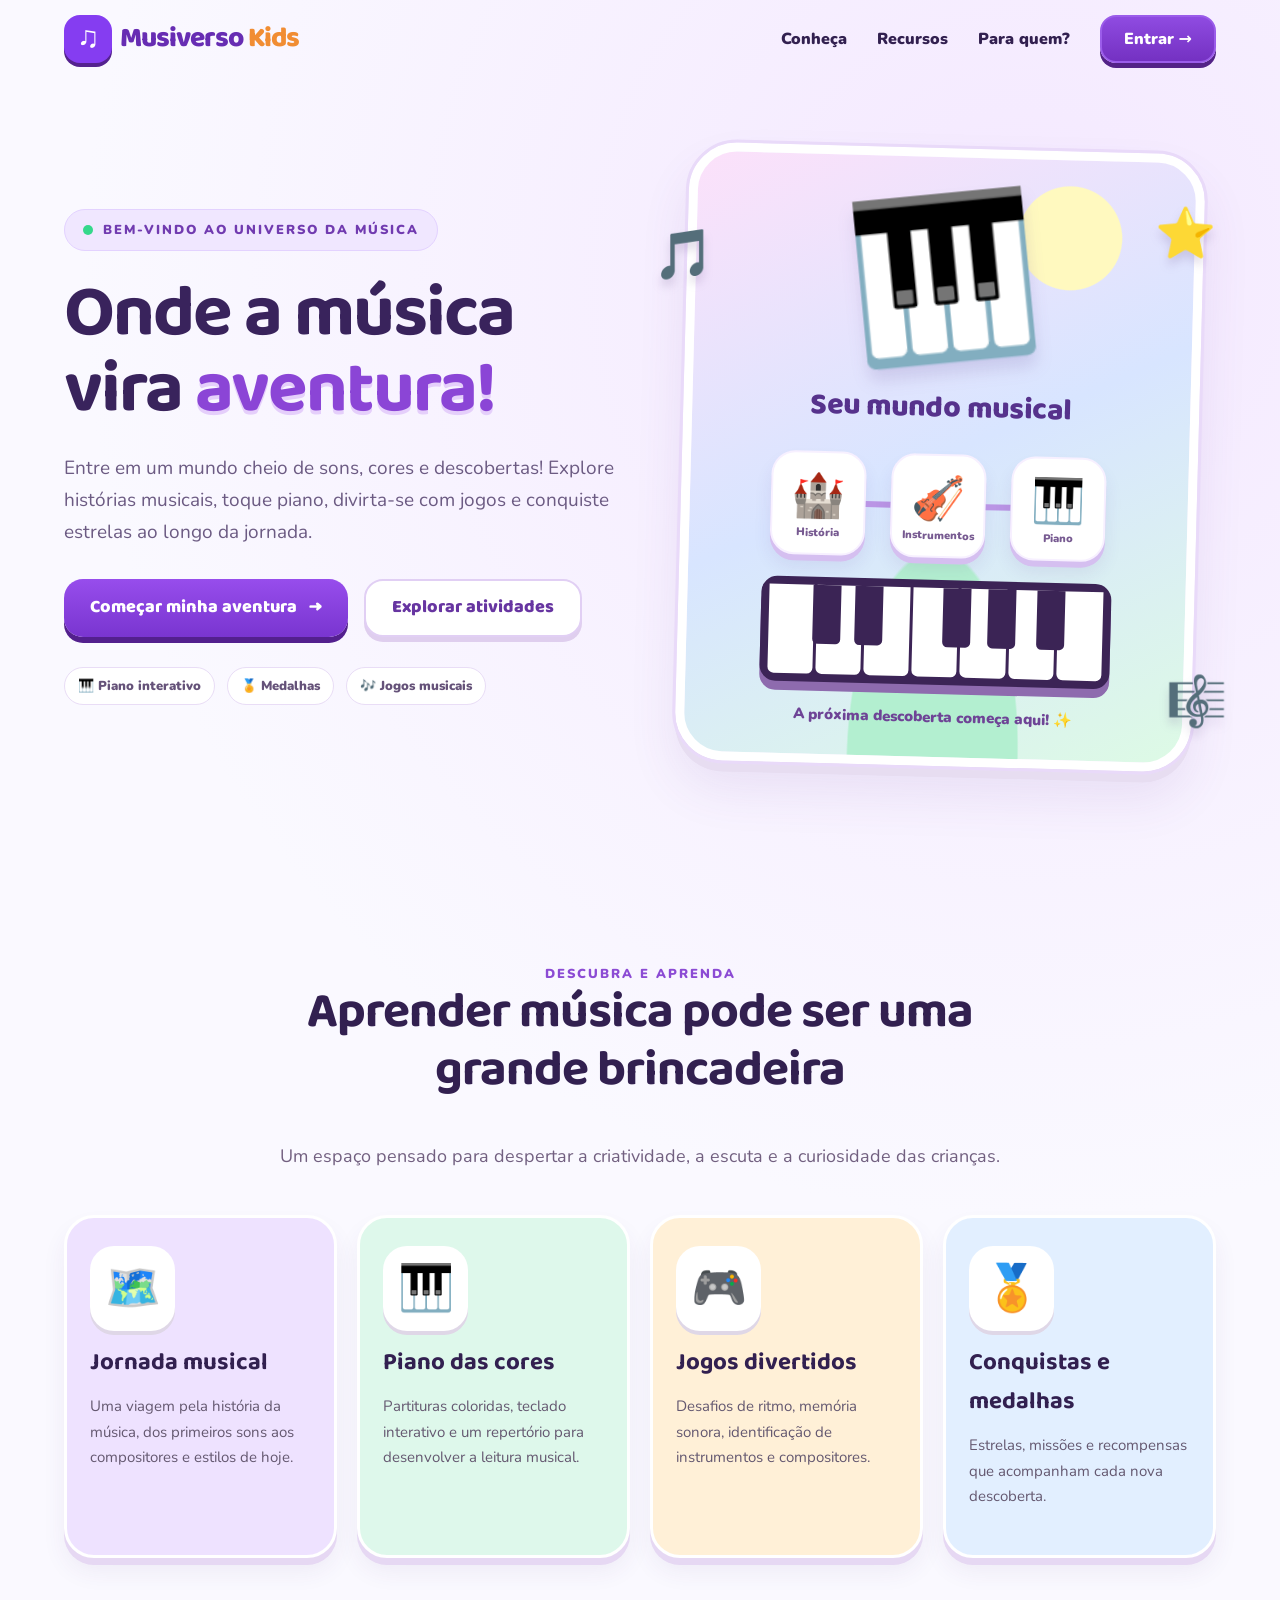
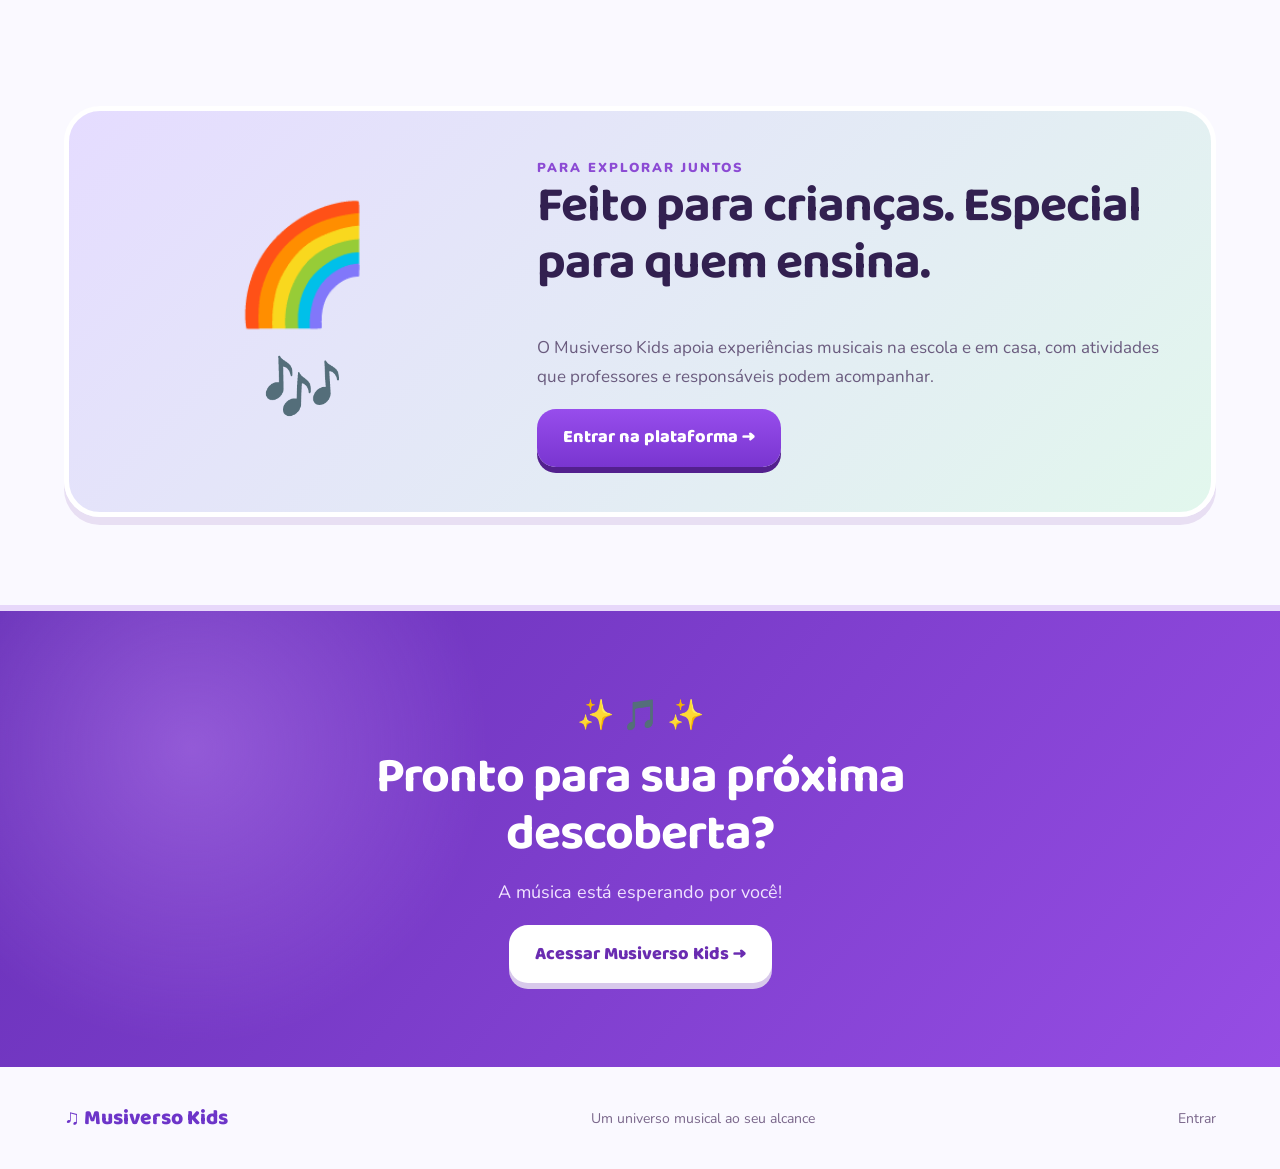
<file: musiverso-kids/src/index.html>
<!doctype html>
<html lang="pt-BR">
<head>
<meta charset="utf-8"><meta name="viewport" content="width=device-width,initial-scale=1">
<meta name="theme-color" content="#512394"><meta name="description" content="Musiverso Kids: uma viagem pela história da música, com jogos, piano interativo e descobertas para crianças.">
<title>Musiverso Kids | Aprender música é uma aventura</title>
<link rel="stylesheet" href="landing.css?v=no-mascot-1">
<link rel="manifest" href="manifest.webmanifest"><meta name="apple-mobile-web-app-capable" content="yes"><meta name="apple-mobile-web-app-title" content="Musiverso Kids"><link rel="apple-touch-icon" href="app-icon-192.png"></head>
<body class="landing">
<a class="skip-link" href="#conteudo">Pular para o conteúdo</a>
<header class="site-header">
  <a href="/" class="logo" aria-label="Musiverso Kids, página inicial"><span class="logo-icon" aria-hidden="true">♫</span><span>Musiverso <em>Kids</em></span></a>
  <nav aria-label="Menu principal"><a href="#descobrir">Conheça</a><a href="#recursos">Recursos</a><a href="#para-quem">Para quem?</a><a class="nav-login" href="acesso.html">Entrar <span aria-hidden="true">→</span></a></nav>
</header>
<main id="conteudo">
<section class="hero">
  <div class="hero-copy"><div class="eyebrow"><span class="eyebrow-dot"></span> BEM-VINDO AO UNIVERSO DA MÚSICA</div>
  <h1>Onde a música vira <span>aventura!</span></h1>
  <p>Entre em um mundo cheio de sons, cores e descobertas! Explore histórias musicais, toque piano, divirta-se com jogos e conquiste estrelas ao longo da jornada.</p>
  <div class="hero-actions"><a class="action-btn primary" href="acesso.html">Começar minha aventura <span aria-hidden="true">→</span></a><a class="action-btn outline" href="#recursos">Explorar atividades</a></div>
  <div class="hero-notes"><span>🎹 Piano interativo</span><span>🏅 Medalhas</span><span>🎶 Jogos musicais</span></div>
  </div>
  <div class="hero-visual" aria-label="Ilustração musical com teclado, notas e estrelas">
   <span class="floating flo-one" aria-hidden="true">🎵</span><span class="floating flo-two" aria-hidden="true">⭐</span><span class="floating flo-three" aria-hidden="true">🎼</span>
   <div class="music-world"><div class="world-sun"><span class="landing-music-symbol" aria-hidden="true">🎹</span></div><div class="music-world-title">Seu mundo musical</div><div class="world-trail"><div class="trail-item">🏰<small>História</small></div><div class="trail-line"></div><div class="trail-item">🎻<small>Instrumentos</small></div><div class="trail-line"></div><div class="trail-item">🎹<small>Piano</small></div></div><div class="piano-display"><div class="white-key"></div><div class="white-key"></div><div class="white-key"></div><div class="white-key"></div><div class="white-key"></div><div class="white-key"></div><div class="white-key"></div><div class="black-key k1"></div><div class="black-key k2"></div><div class="black-key k4"></div><div class="black-key k5"></div><div class="black-key k6"></div></div><div class="world-caption">A próxima descoberta começa aqui! ✨</div></div>
  </div>
</section>
<section class="features section" id="descobrir"><div class="section-heading"><span class="kicker">DESCUBRA E APRENDA</span><h2>Aprender música pode ser uma grande brincadeira</h2><p>Um espaço pensado para despertar a criatividade, a escuta e a curiosidade das crianças.</p></div>
<div class="feature-grid" id="recursos">
<article class="feature-card lavender"><span class="feature-emoji">🗺️</span><h3>Jornada musical</h3><p>Uma viagem pela história da música, dos primeiros sons aos compositores e estilos de hoje.</p></article>
<article class="feature-card mint"><span class="feature-emoji">🎹</span><h3>Piano das cores</h3><p>Partituras coloridas, teclado interativo e um repertório para desenvolver a leitura musical.</p></article>
<article class="feature-card peach"><span class="feature-emoji">🎮</span><h3>Jogos divertidos</h3><p>Desafios de ritmo, memória sonora, identificação de instrumentos e compositores.</p></article>
<article class="feature-card sky"><span class="feature-emoji">🏅</span><h3>Conquistas e medalhas</h3><p>Estrelas, missões e recompensas que acompanham cada nova descoberta.</p></article>
</div></section>
<section class="audience section" id="para-quem"><div class="audience-card"><div class="audience-art">🌈 <span>🎶</span></div><div><span class="kicker">PARA EXPLORAR JUNTOS</span><h2>Feito para crianças. Especial para quem ensina.</h2><p>O Musiverso Kids apoia experiências musicais na escola e em casa, com atividades que professores e responsáveis podem acompanhar.</p><a href="acesso.html" class="action-btn primary">Entrar na plataforma →</a></div></div></section>
<section class="cta"><div class="cta-inner"><span aria-hidden="true">✨ 🎵 ✨</span><h2>Pronto para sua próxima descoberta?</h2><p>A música está esperando por você!</p><a href="acesso.html" class="action-btn light">Acessar Musiverso Kids →</a></div></section>
</main><footer><span>♫ Musiverso Kids</span><span>Um universo musical ao seu alcance</span><a href="acesso.html">Entrar</a></footer>
</body></html>
</file>
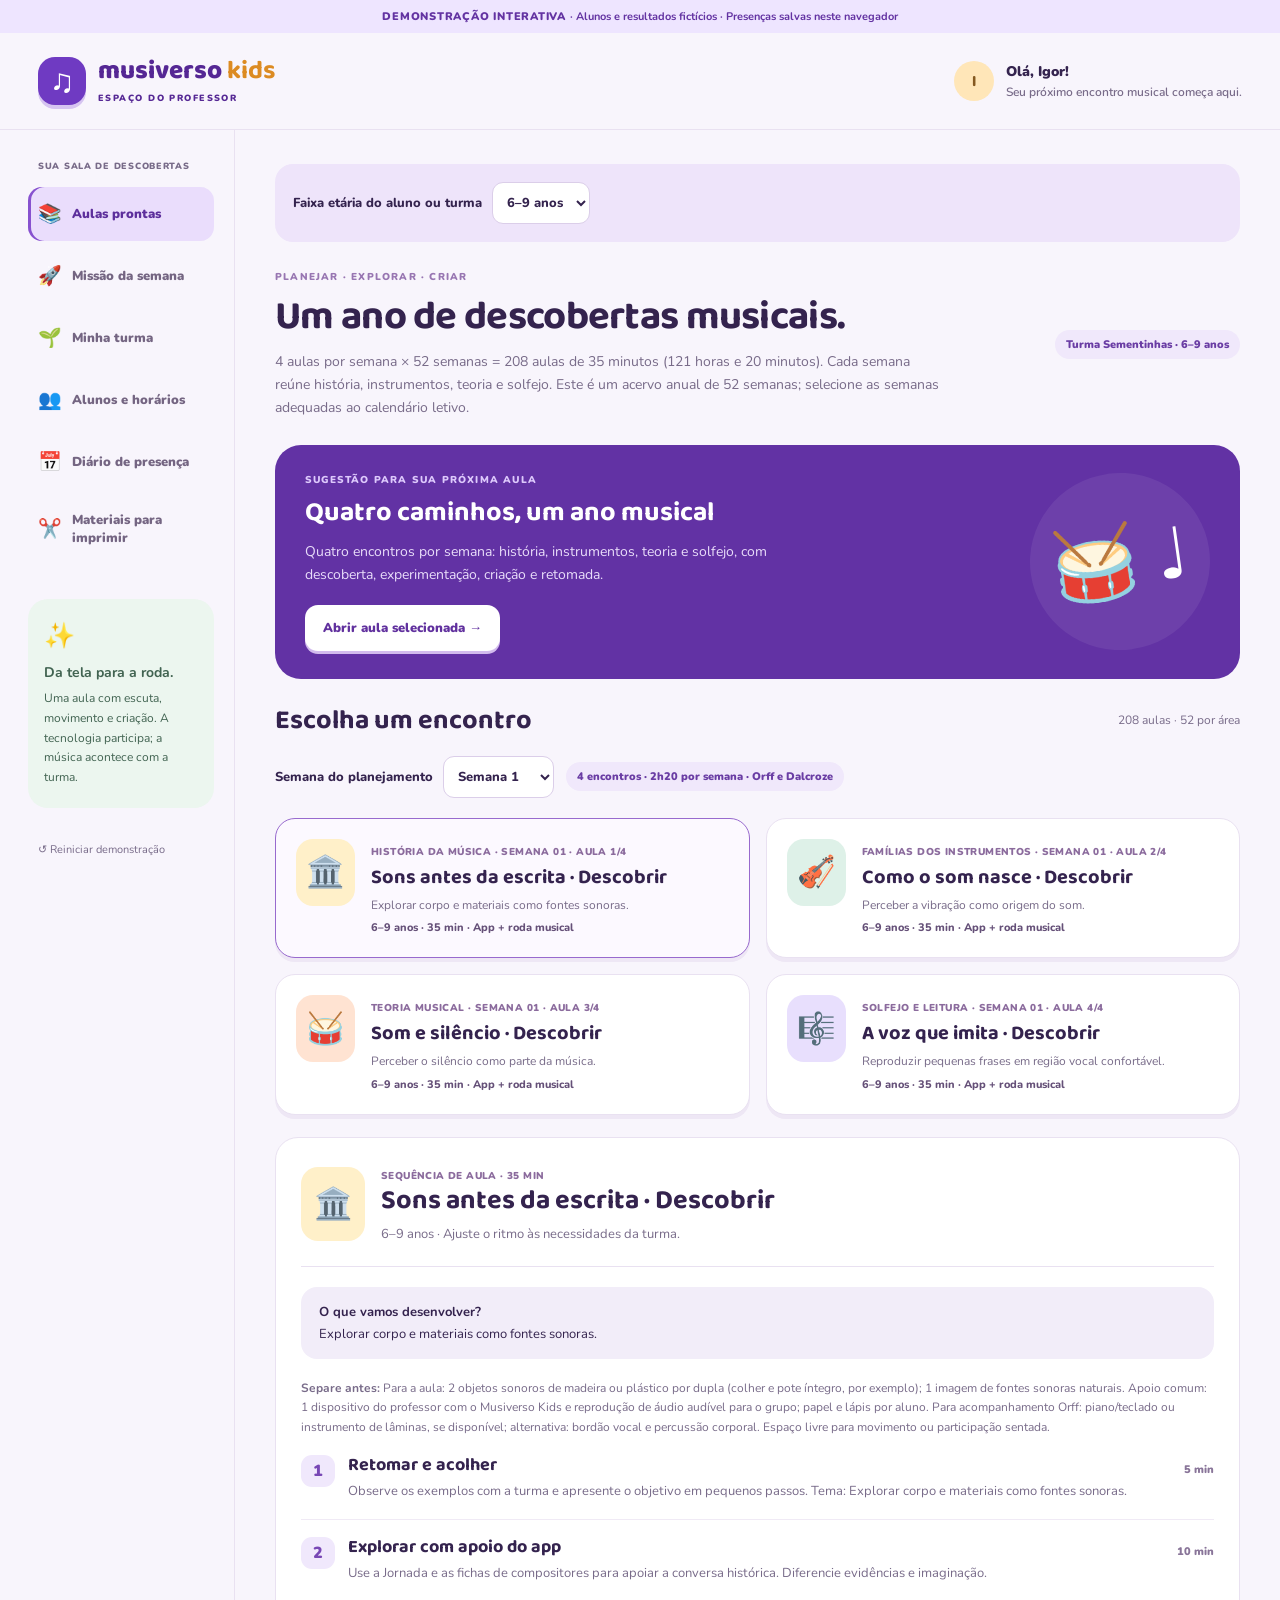
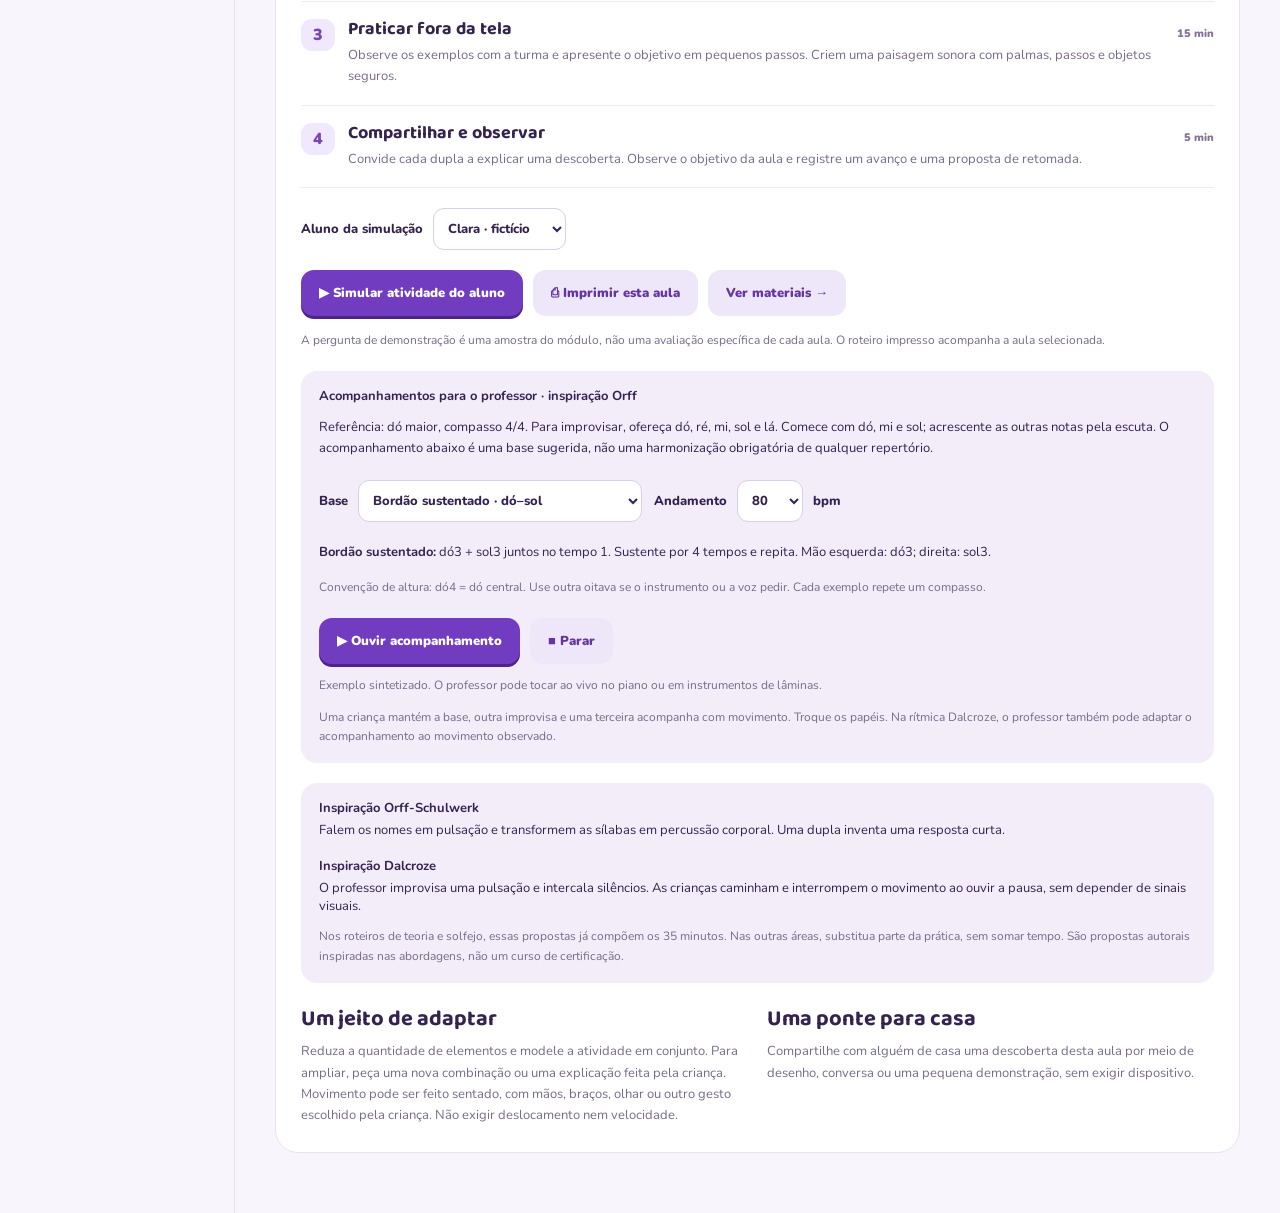
<file: musiverso-kids/review/teacher-demo/index.html>
<!doctype html>
<html lang="pt-BR"><head><meta charset="utf-8"><meta name="viewport" content="width=device-width, initial-scale=1"><meta name="theme-color" content="#572aa0"><title>Musiverso Kids · Espaço do Professor — demonstração</title><link rel="stylesheet" href="style.css"></head>
<body><div class="demo-banner">DEMONSTRAÇÃO INTERATIVA <span>· Alunos e resultados fictícios · Presenças salvas neste navegador</span></div>
<header><a href="#aulas" class="brand" aria-label="Musiverso Kids, início"><span class="brand-mark" aria-hidden="true">♫</span><span>musiverso <b>kids</b><small>ESPAÇO DO PROFESSOR</small></span></a><div class="teacher"><span class="avatar">I</span><span>Olá, Igor!<small>Seu próximo encontro musical começa aqui.</small></span></div></header>
<div class="layout"><aside><div class="side-title">SUA SALA DE DESCOBERTAS</div><nav aria-label="Áreas da demonstração"><button data-tab="aulas"><span>📚</span> Aulas prontas</button><button data-tab="missoes"><span>🚀</span> Missão da semana</button><button data-tab="turma"><span>🌱</span> Minha turma</button><button data-tab="cadastro"><span>👥</span> Alunos e horários</button><button data-tab="presenca"><span>📅</span> Diário de presença</button><button data-tab="materiais"><span>✂️</span> Materiais para imprimir</button></nav><div class="side-note"><span>✨</span><strong>Da tela para a roda.</strong><p>Uma aula com escuta, movimento e criação. A tecnologia participa; a música acontece com a turma.</p></div><button class="reset" id="reset">↺ Reiniciar demonstração</button></aside><main id="main" tabindex="-1"></main></div>
<dialog id="activity"><div class="modal-top"><span class="eyebrow">EXPERIMENTE COMO ALUNO</span><button class="icon-button" id="closeActivity" aria-label="Fechar atividade">✕</button></div><div id="activityBody"></div></dialog>
<div id="notice" role="status" aria-live="polite"></div><section id="printSheet" aria-label="Material para impressão"></section>
<script src="registration.js"></script><script src="preschool.js"></script><script src="demo.js"></script></body></html>
</file>
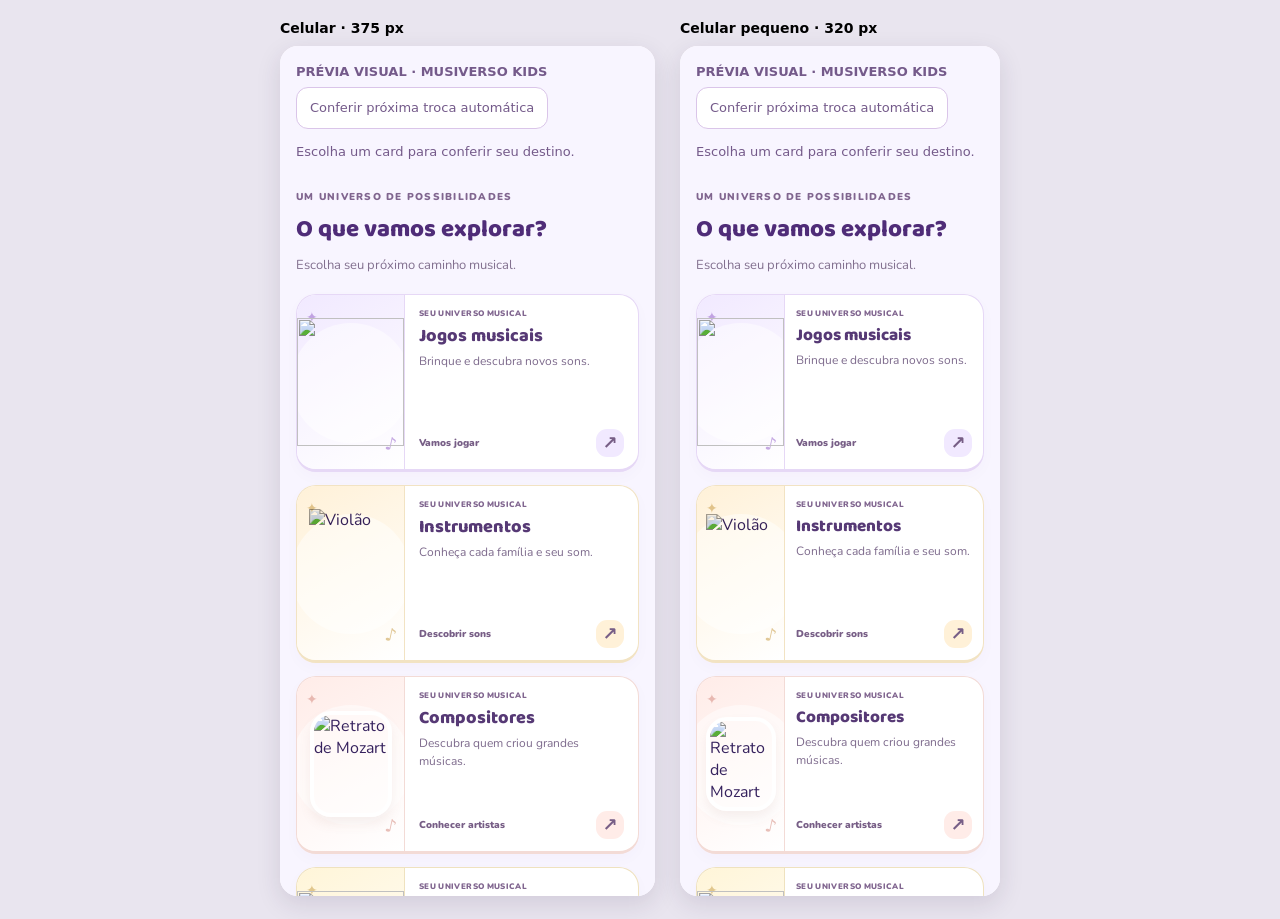
<file: musiverso-kids/review/mobile.html>
<!doctype html><html lang="pt-BR"><head><meta charset="utf-8"><title>Conferência em telas menores</title><style>body{margin:0;padding:20px;background:#e9e5ef;font:14px system-ui;display:flex;gap:25px;align-items:flex-start;justify-content:center;flex-wrap:wrap}figure{margin:0}figcaption{font-weight:700;margin-bottom:10px}iframe{height:850px;background:white;border:0;border-radius:18px;box-shadow:0 8px 25px #30204420}</style></head><body><figure><figcaption>Celular · 375 px</figcaption><iframe src="index.html" width="375" title="Prévia em celular"></iframe></figure><figure><figcaption>Celular pequeno · 320 px</figcaption><iframe src="index.html" width="320" title="Prévia em celular pequeno"></iframe></figure></body></html>
</file>
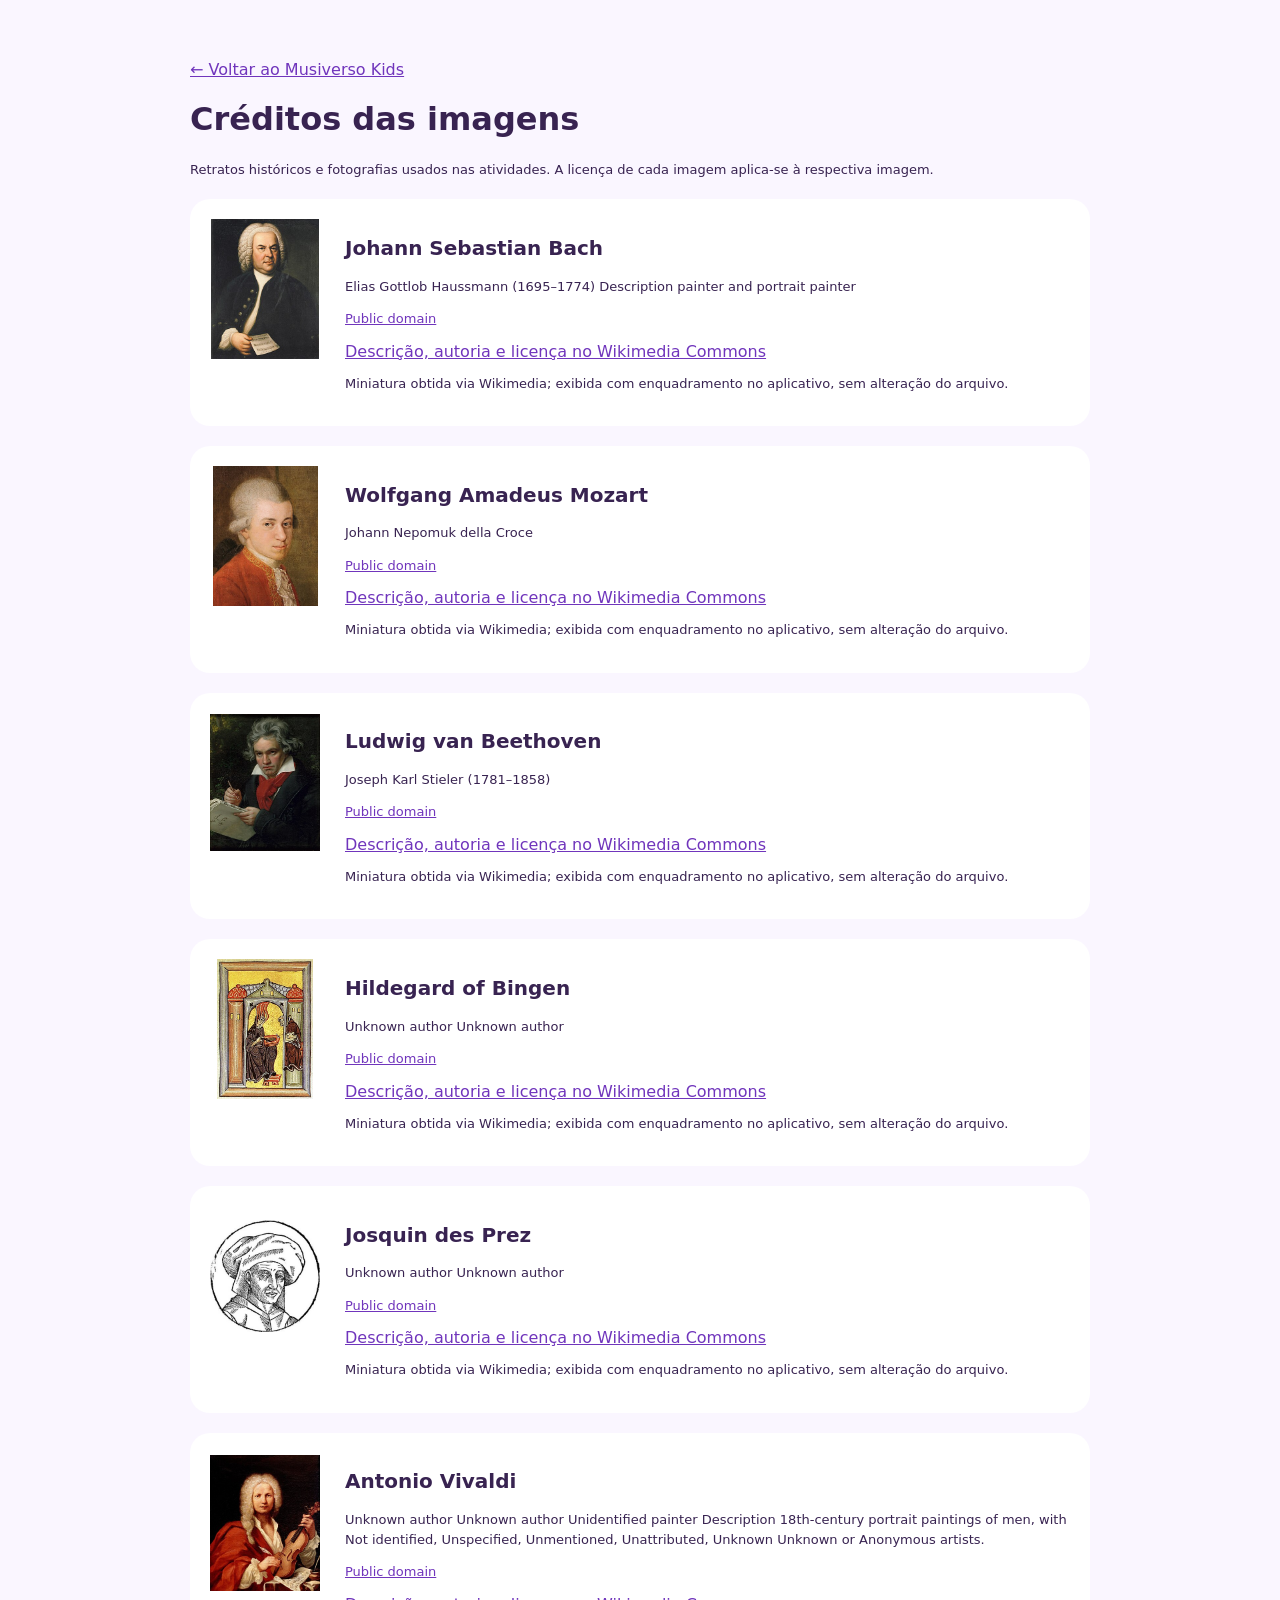
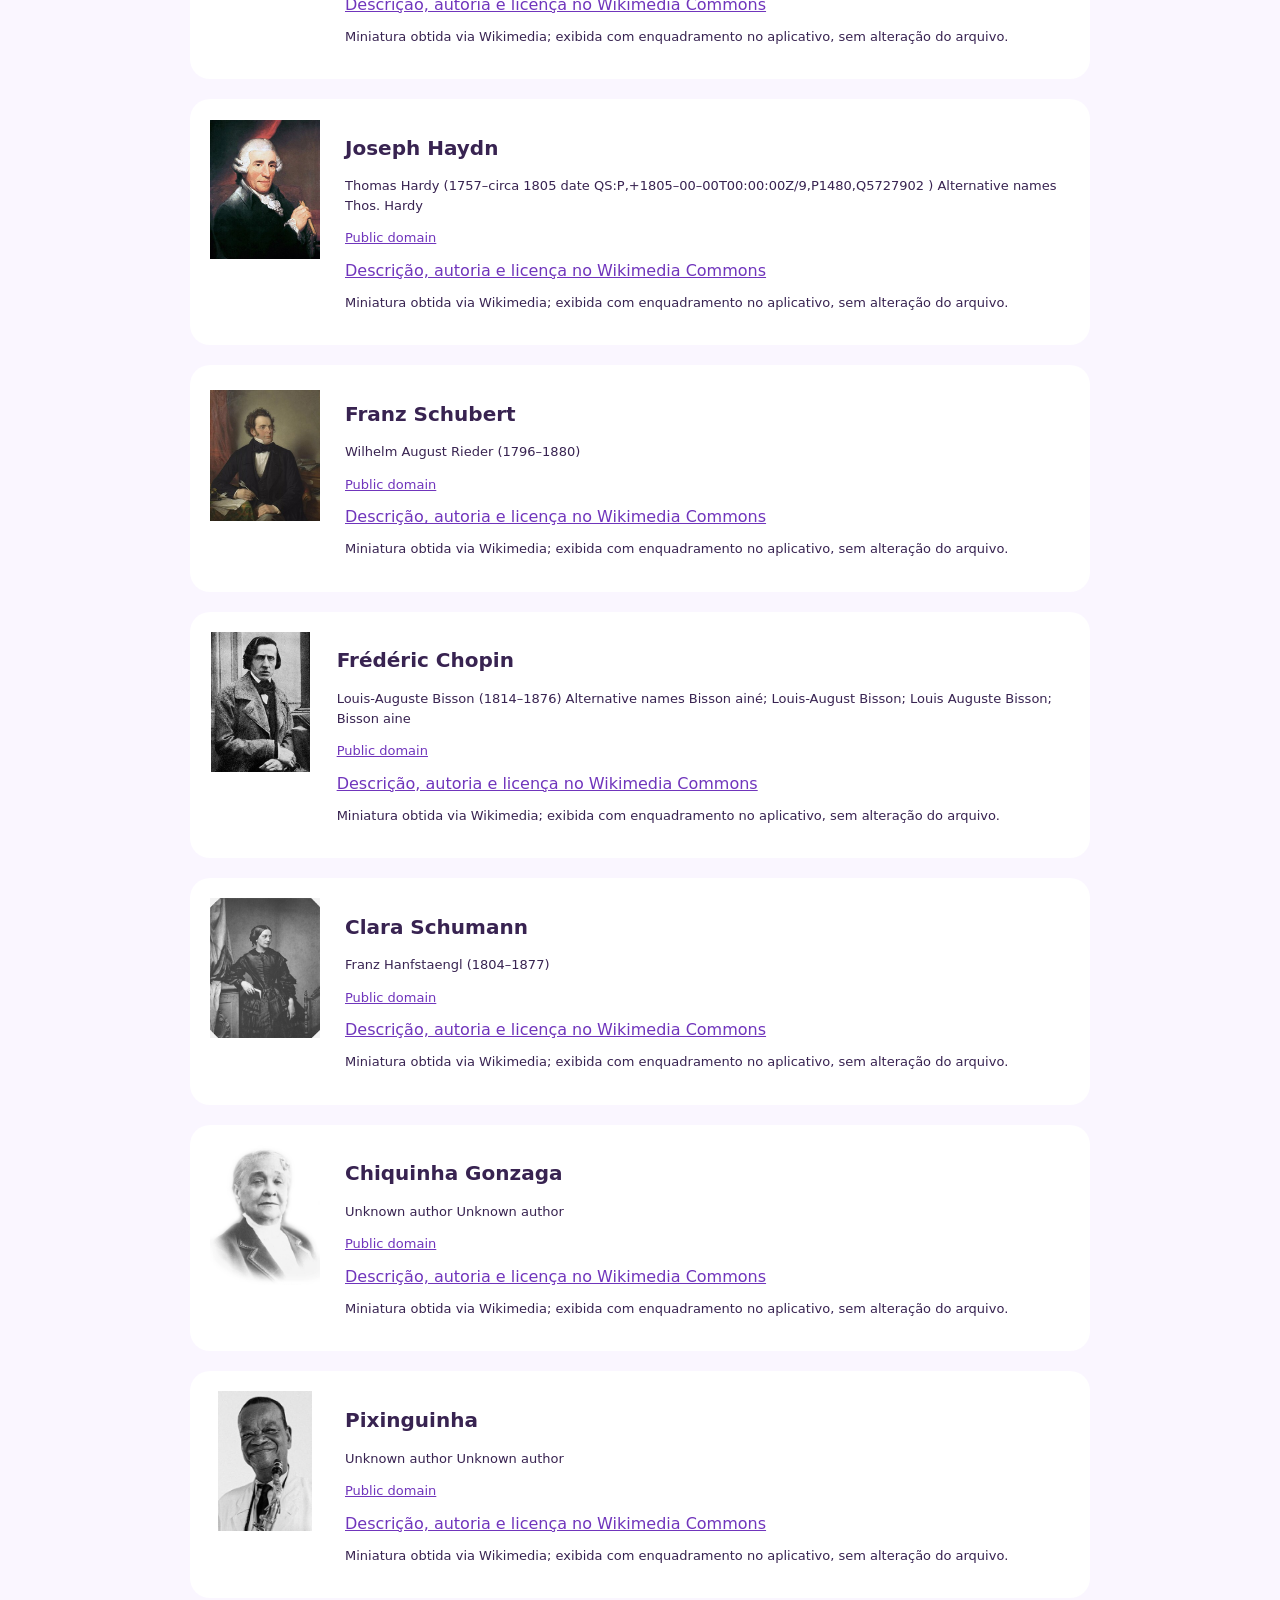
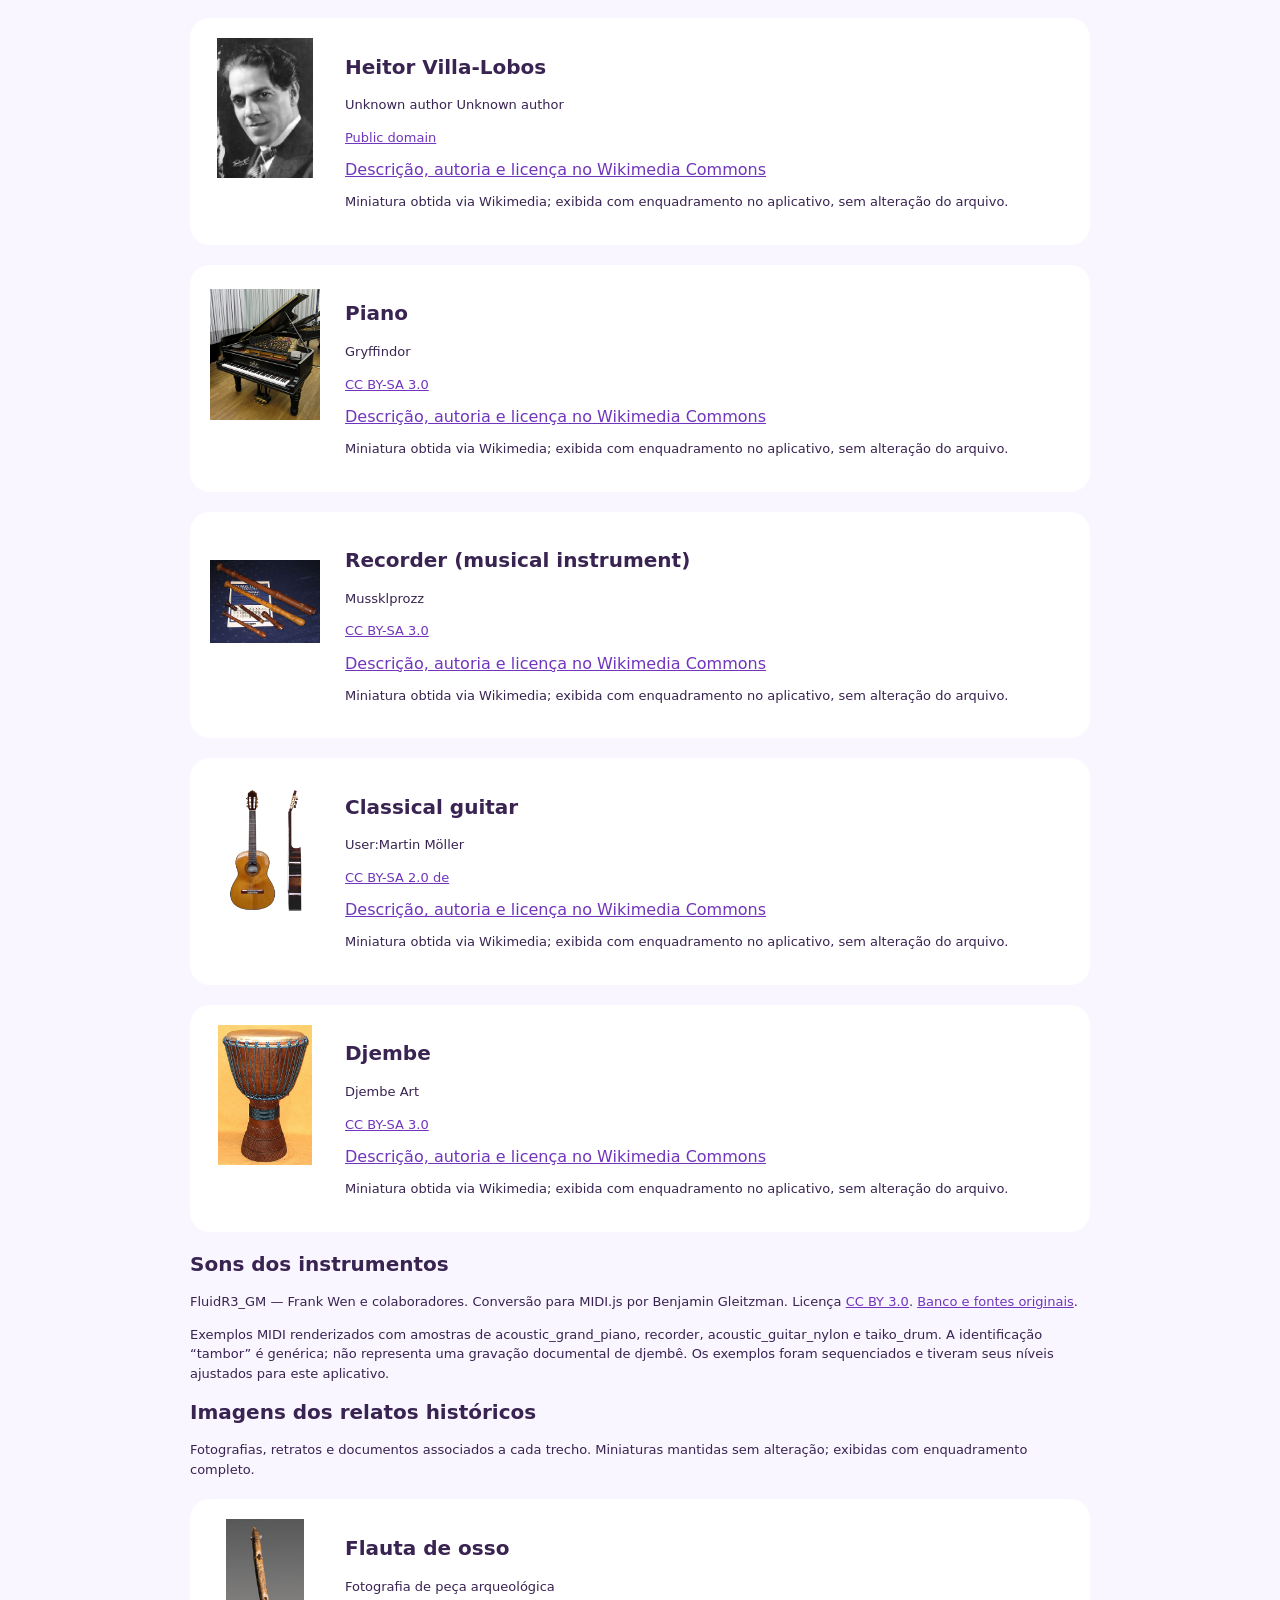
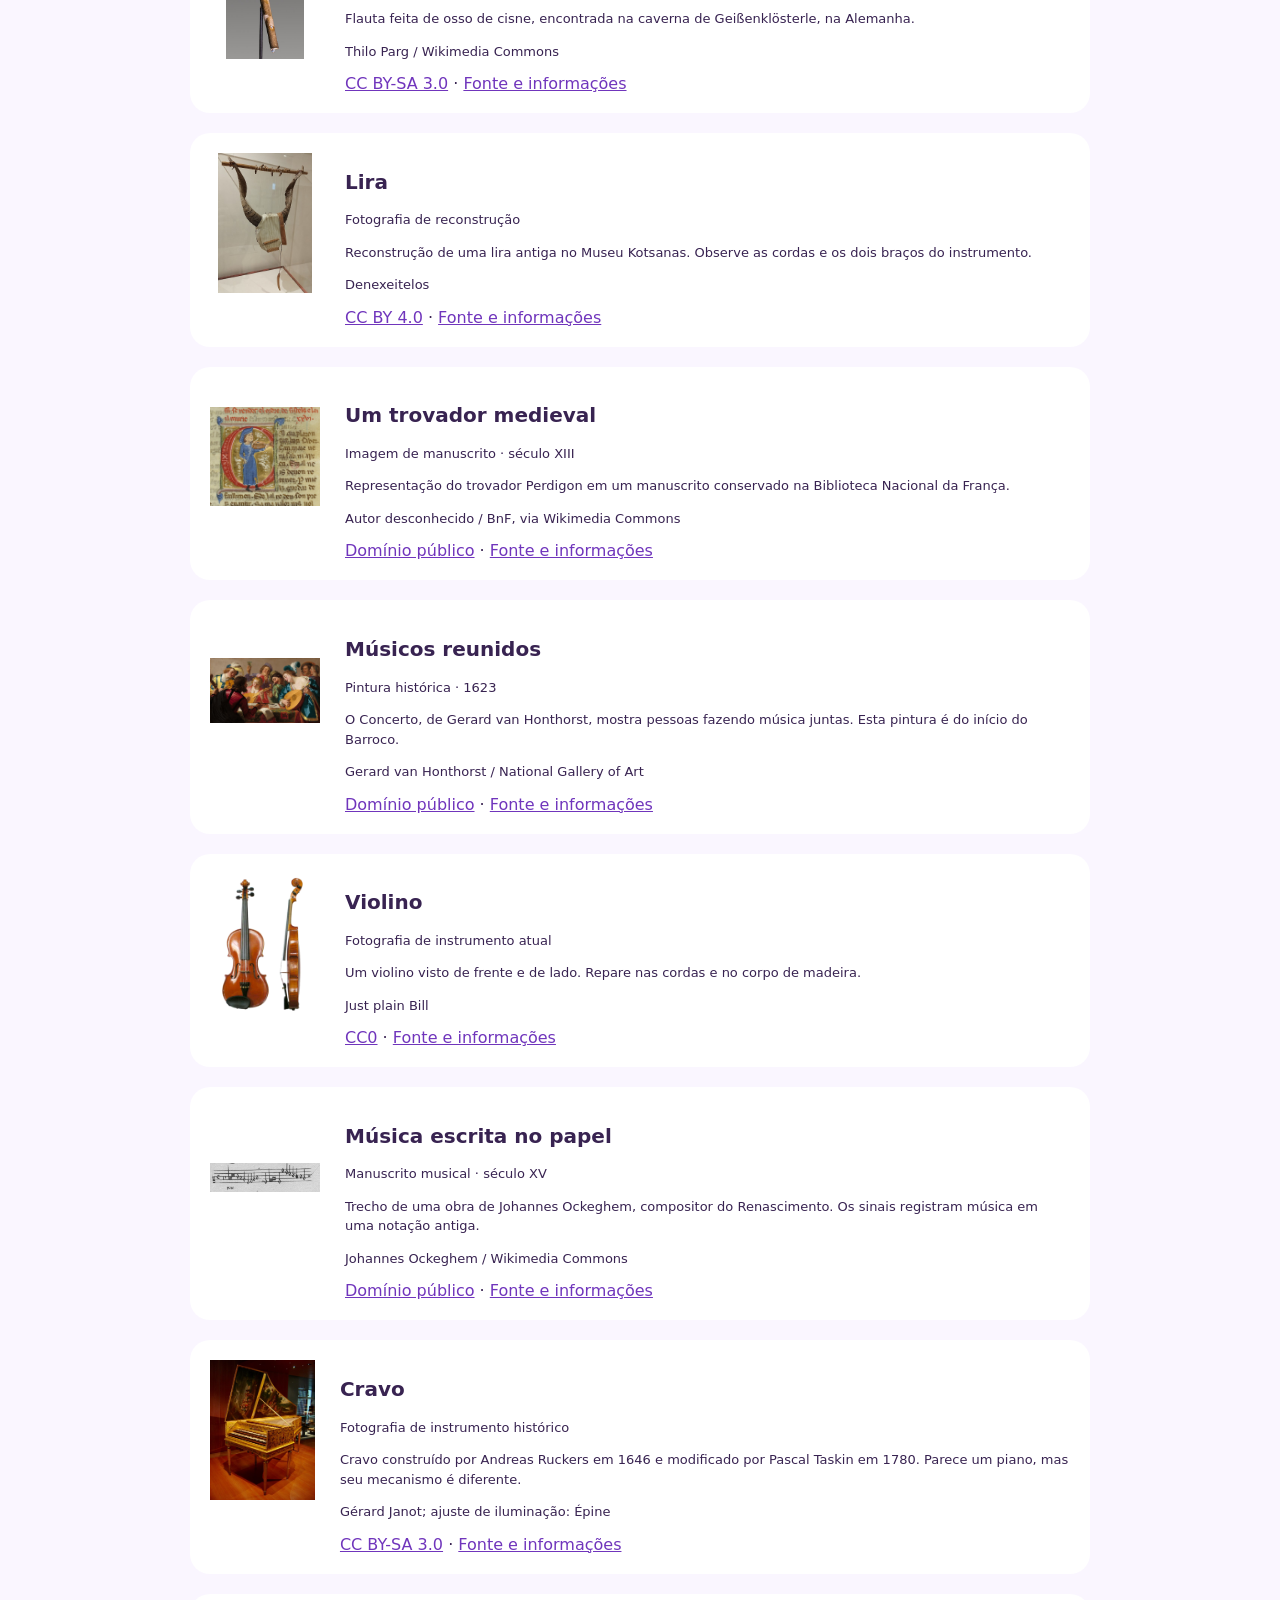
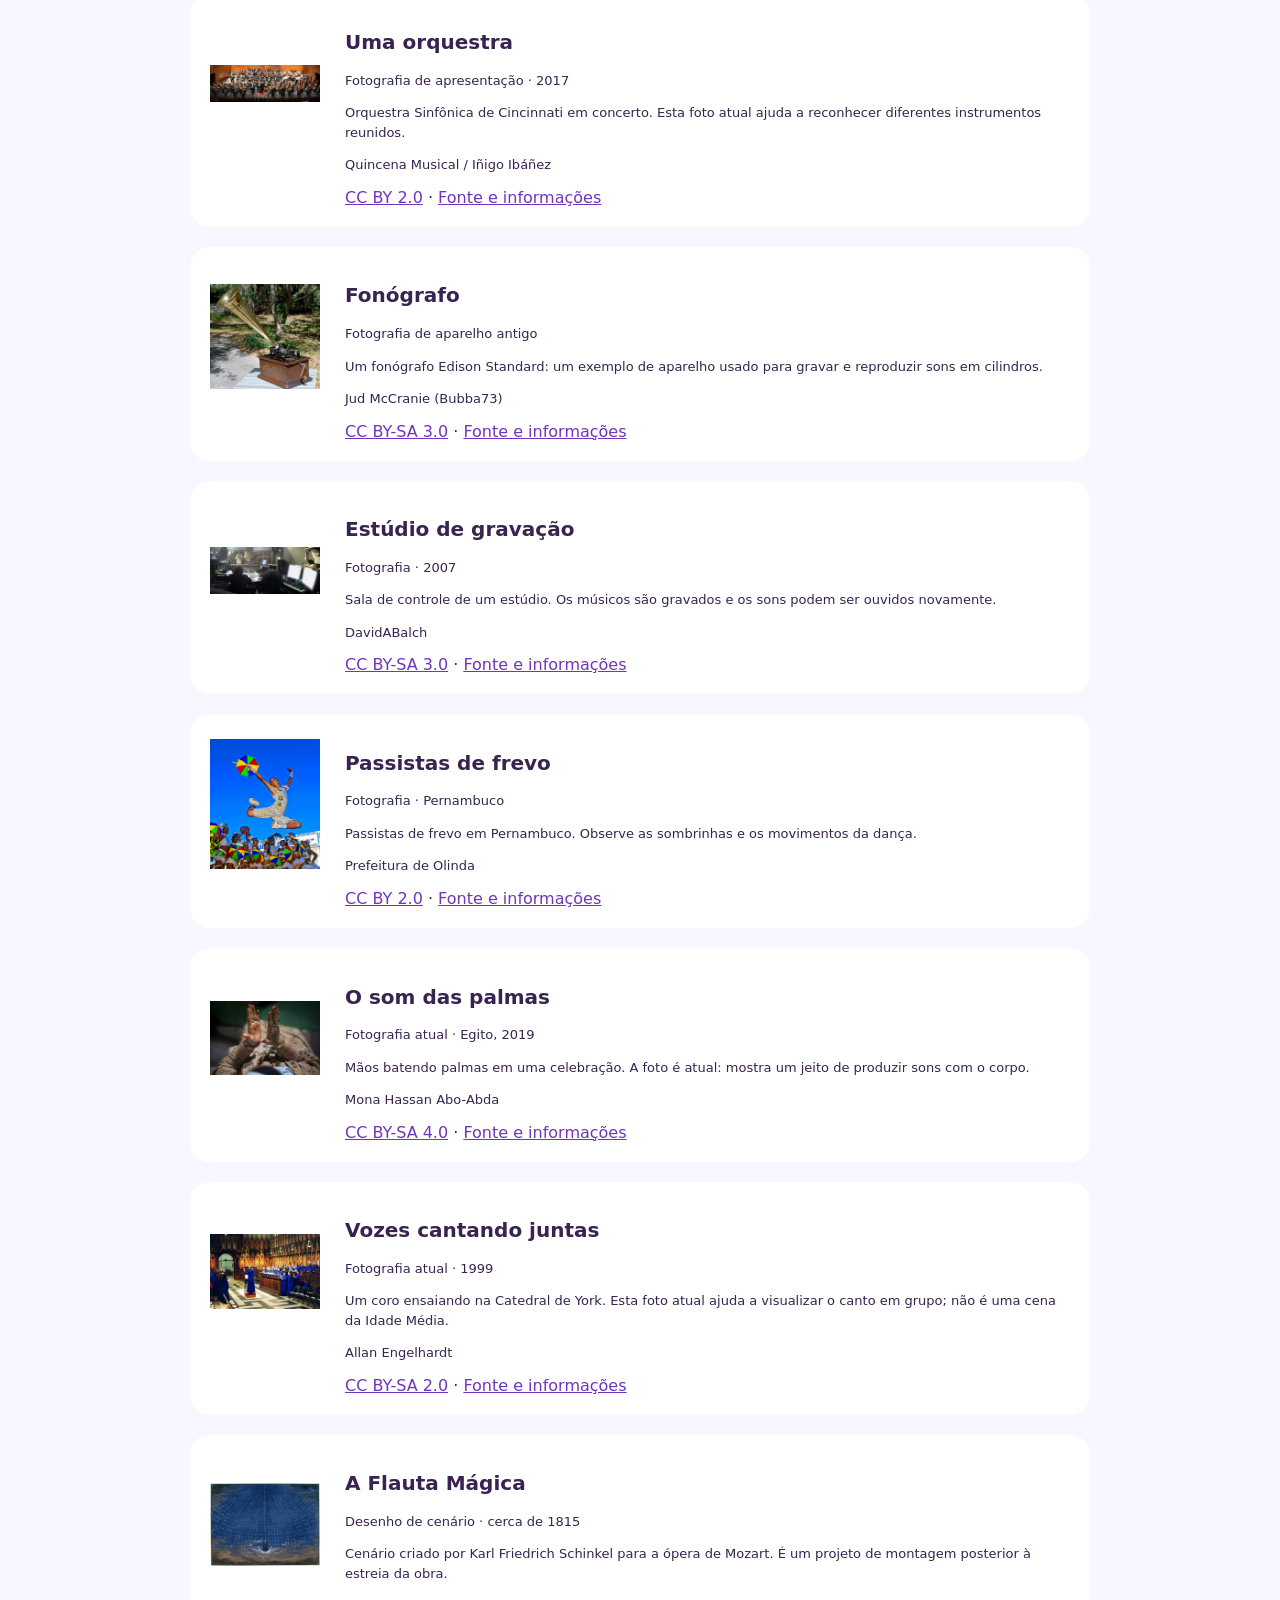
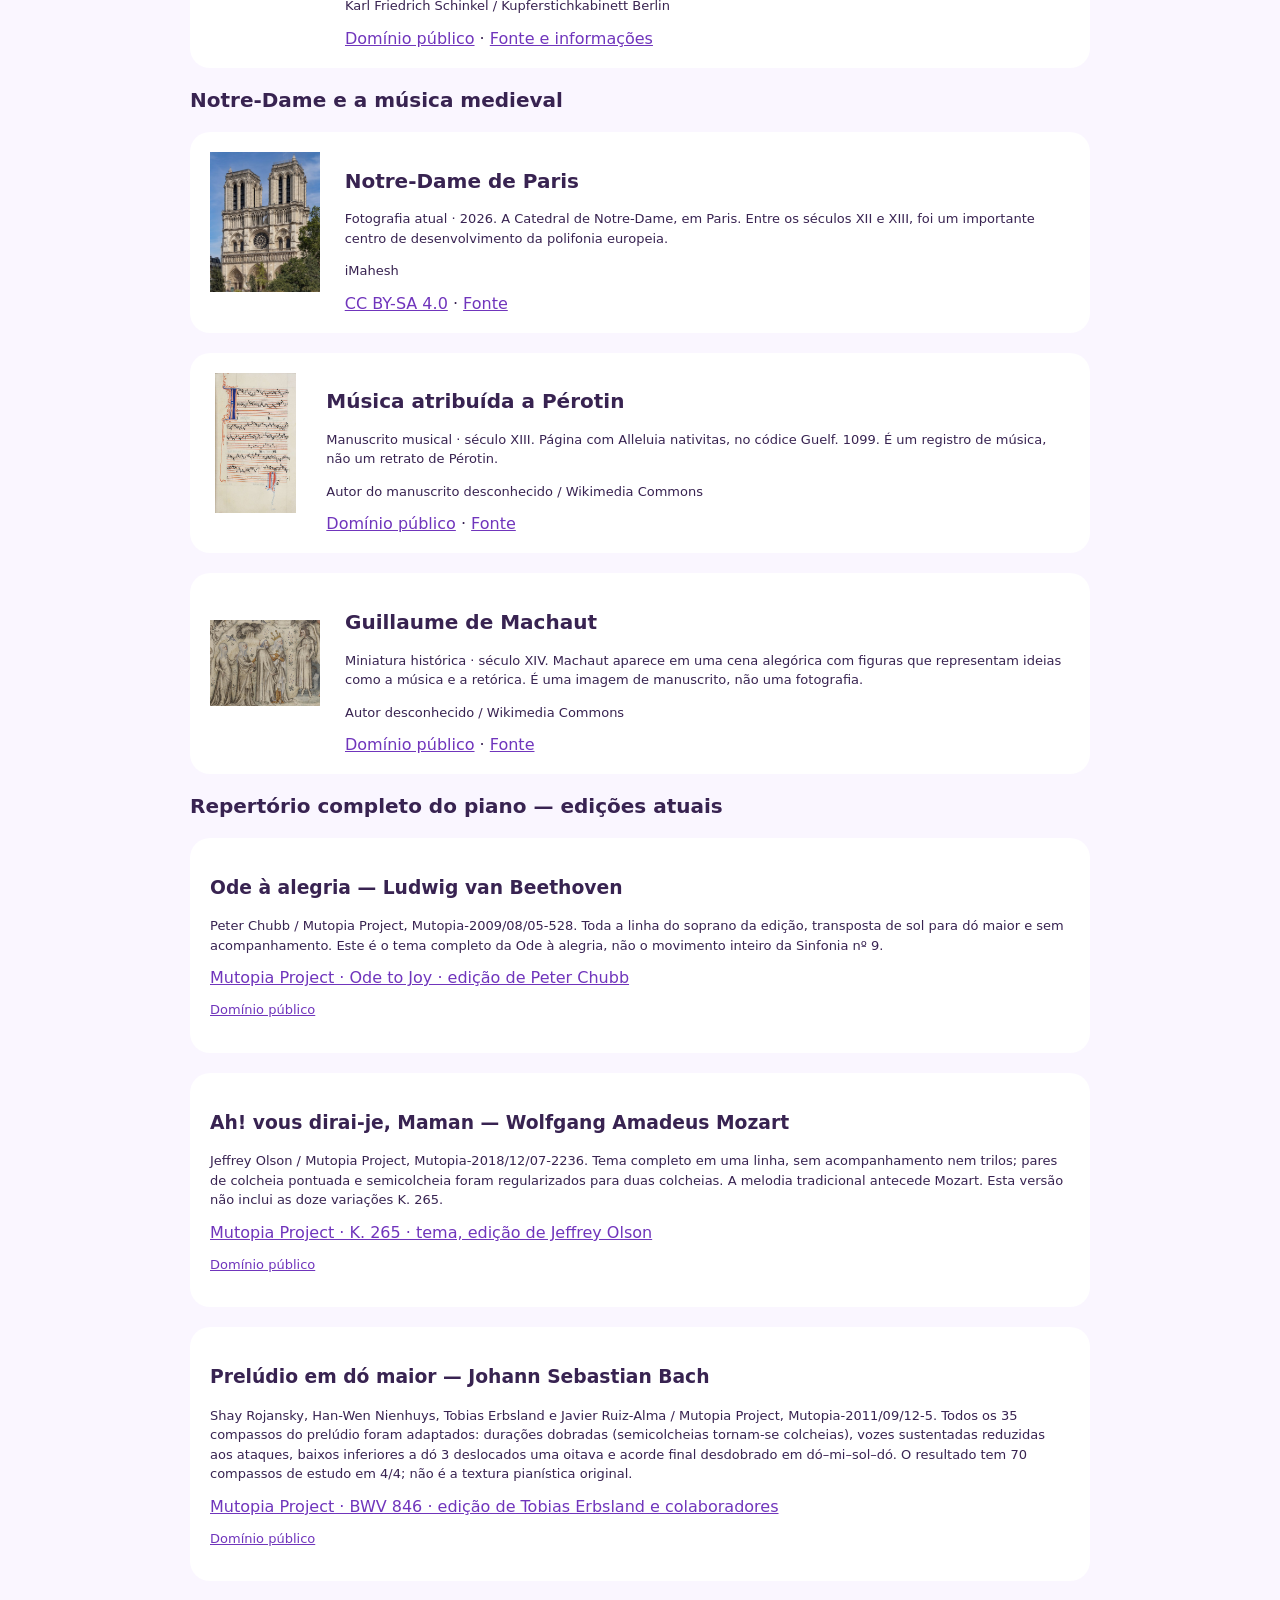
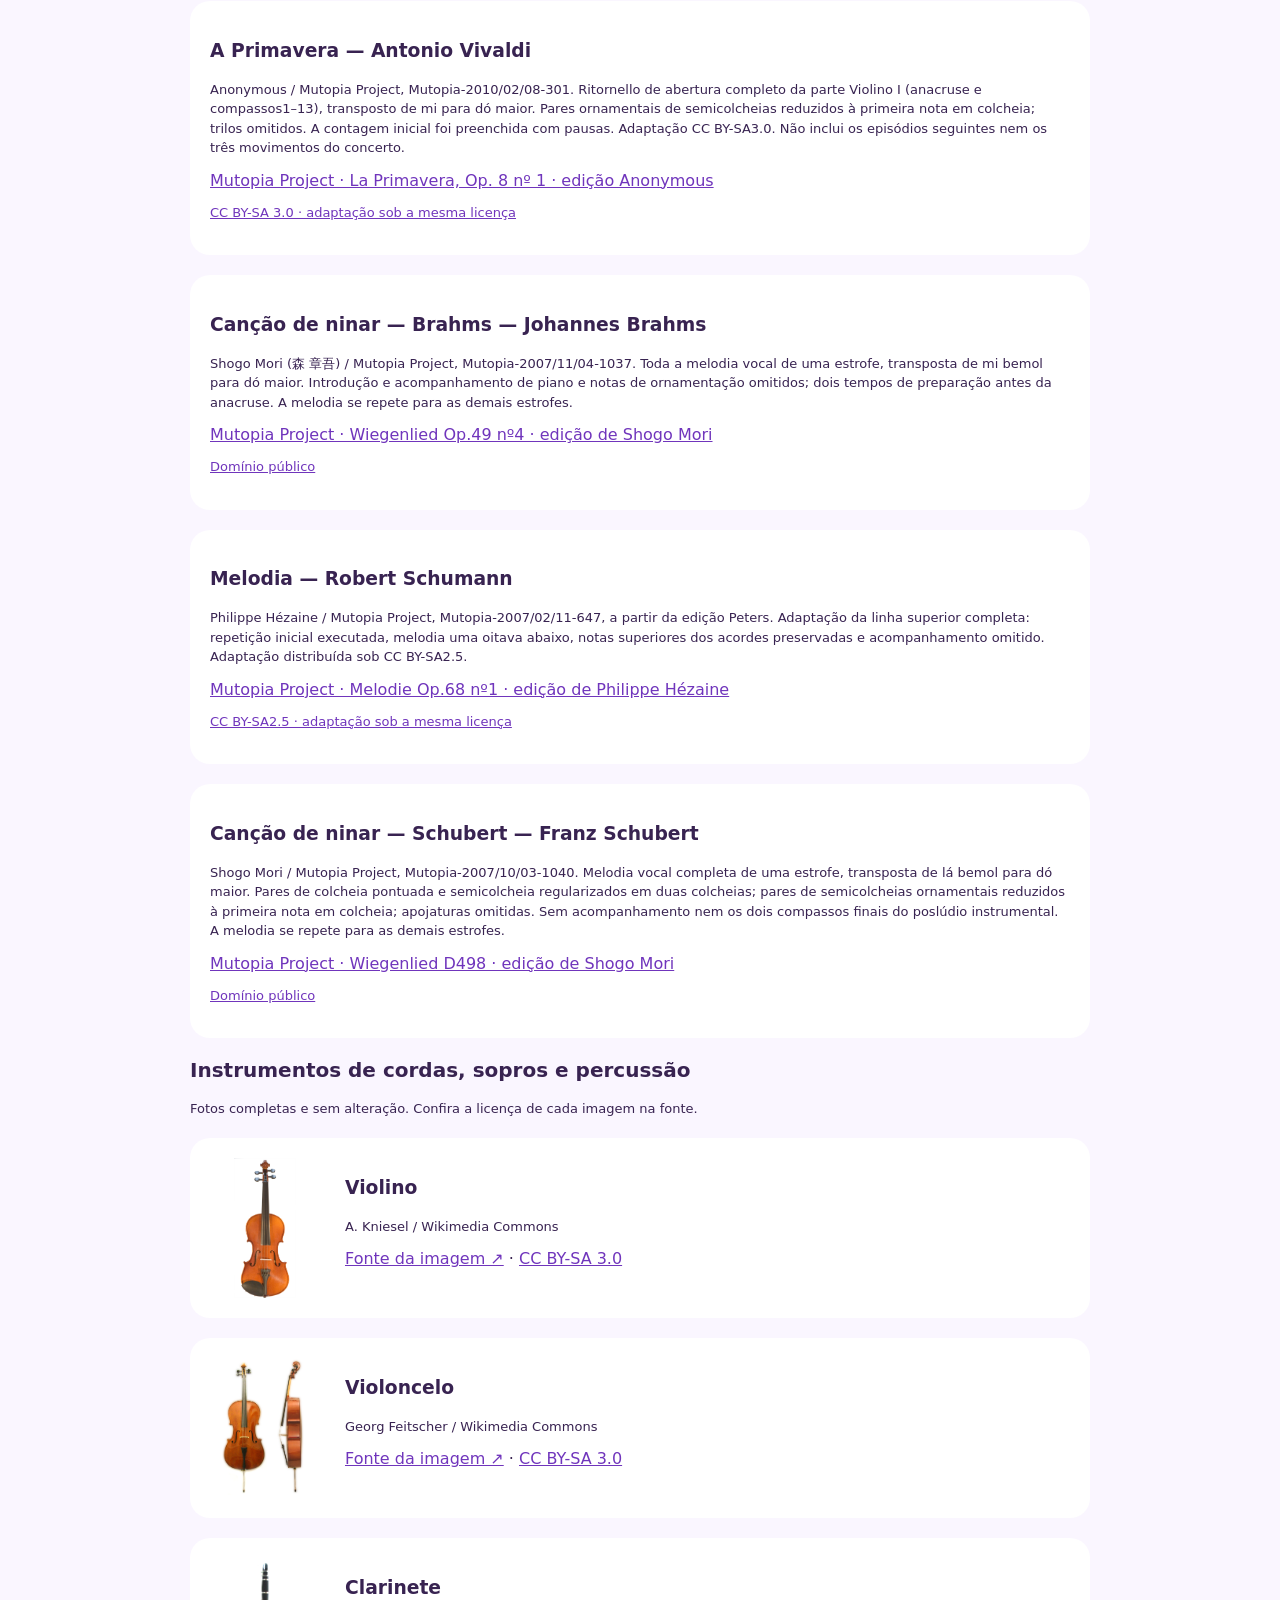
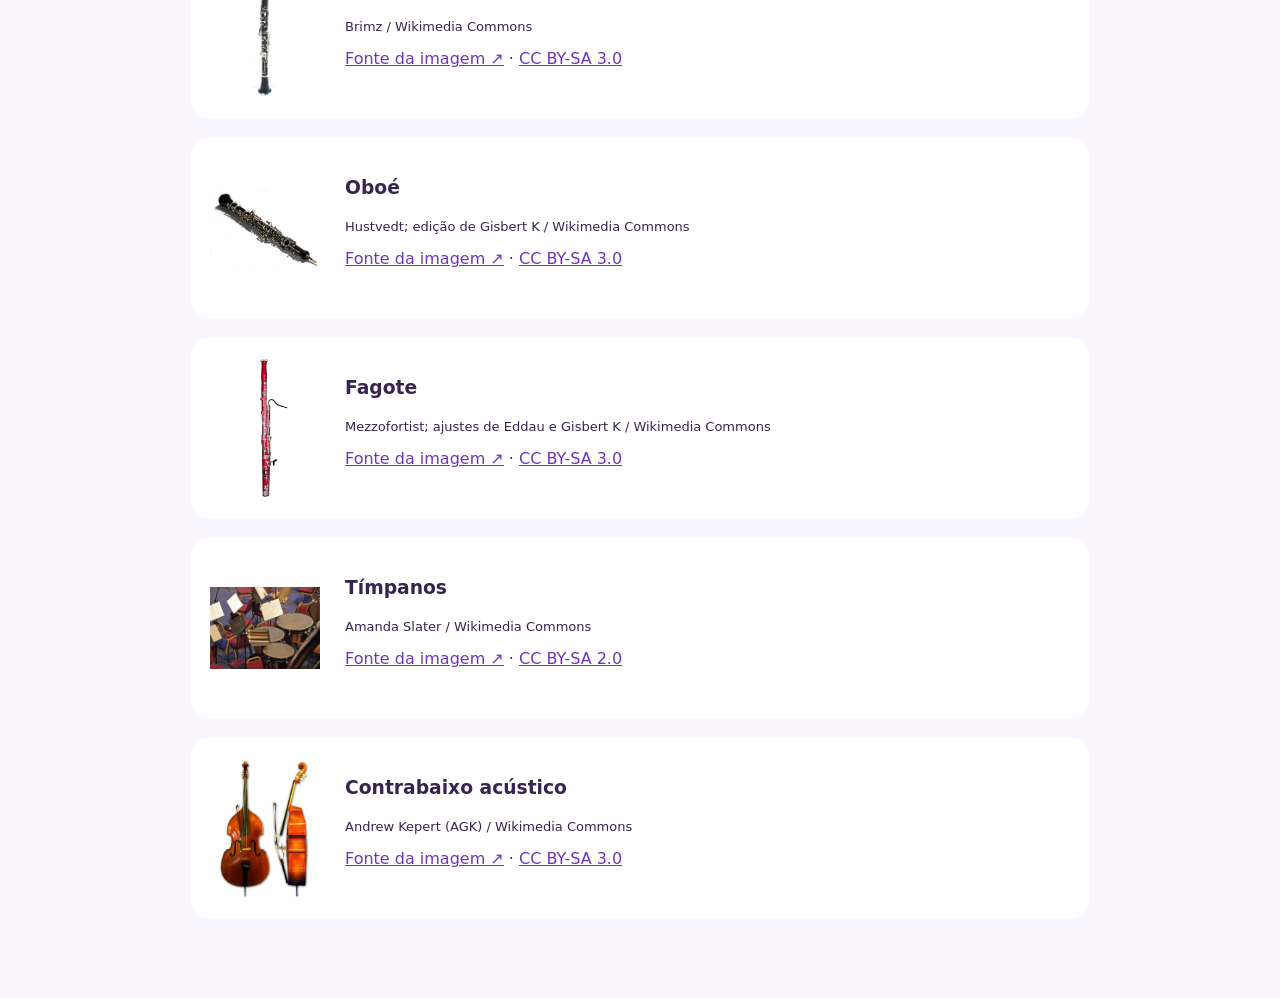
<file: musiverso-kids/src/creditos.html>
<!doctype html><html lang="pt-BR"><meta charset="utf-8"><meta name="viewport" content="width=device-width,initial-scale=1"><title>Créditos das imagens — Musiverso Kids</title><style>body{font:16px system-ui;max-width:900px;margin:40px auto;padding:20px;color:#382351;background:#faf6ff}article{display:flex;gap:25px;background:white;border-radius:20px;padding:20px;margin:20px 0}img{width:110px;height:140px;object-fit:contain}h2{font-size:20px}a{color:#7035bc}p{line-height:1.5;font-size:13px}</style><a href="./">← Voltar ao Musiverso Kids</a><h1>Créditos das imagens</h1><p>Retratos históricos e fotografias usados nas atividades. A licença de cada imagem aplica-se à respectiva imagem.</p><article><img src="assets/people/bach.jpg" alt="Johann Sebastian Bach"><div><h2>Johann Sebastian Bach</h2><p>Elias Gottlob Haussmann (1695–1774) Description painter and portrait painter</p><p><a href="https://creativecommons.org/publicdomain/mark/1.0/">Public domain</a></p><a href="https://commons.wikimedia.org/wiki/File:Johann_Sebastian_Bach.jpg">Descrição, autoria e licença no Wikimedia Commons</a><p>Miniatura obtida via Wikimedia; exibida com enquadramento no aplicativo, sem alteração do arquivo.</p></div></article><article><img src="assets/people/mozart.jpg" alt="Wolfgang Amadeus Mozart"><div><h2>Wolfgang Amadeus Mozart</h2><p>Johann Nepomuk della Croce</p><p><a href="https://creativecommons.org/publicdomain/mark/1.0/">Public domain</a></p><a href="https://commons.wikimedia.org/wiki/File:The_Mozart_Family_-_Wolfgang_Amadeus_Mozart_headshot.jpg">Descrição, autoria e licença no Wikimedia Commons</a><p>Miniatura obtida via Wikimedia; exibida com enquadramento no aplicativo, sem alteração do arquivo.</p></div></article><article><img src="assets/people/beethoven.jpg" alt="Ludwig van Beethoven"><div><h2>Ludwig van Beethoven</h2><p>Joseph Karl Stieler (1781–1858)</p><p><a href="https://creativecommons.org/publicdomain/mark/1.0/">Public domain</a></p><a href="https://commons.wikimedia.org/wiki/File:Joseph_Karl_Stieler%27s_Beethoven_mit_dem_Manuskript_der_Missa_solemnis.jpg">Descrição, autoria e licença no Wikimedia Commons</a><p>Miniatura obtida via Wikimedia; exibida com enquadramento no aplicativo, sem alteração do arquivo.</p></div></article><article><img src="assets/people/hildegard.jpg" alt="Hildegard of Bingen"><div><h2>Hildegard of Bingen</h2><p>Unknown author Unknown author</p><p><a href="https://creativecommons.org/publicdomain/mark/1.0/">Public domain</a></p><a href="https://commons.wikimedia.org/wiki/File:Hildegard_von_Bingen.jpg">Descrição, autoria e licença no Wikimedia Commons</a><p>Miniatura obtida via Wikimedia; exibida com enquadramento no aplicativo, sem alteração do arquivo.</p></div></article><article><img src="assets/people/josquin.jpg" alt="Josquin des Prez"><div><h2>Josquin des Prez</h2><p>Unknown author Unknown author</p><p><a href="https://creativecommons.org/publicdomain/mark/1.0/">Public domain</a></p><a href="https://commons.wikimedia.org/wiki/File:Josquin_woodcut.jpg">Descrição, autoria e licença no Wikimedia Commons</a><p>Miniatura obtida via Wikimedia; exibida com enquadramento no aplicativo, sem alteração do arquivo.</p></div></article><article><img src="assets/people/vivaldi.jpg" alt="Antonio Vivaldi"><div><h2>Antonio Vivaldi</h2><p>Unknown author Unknown author Unidentified painter Description 18th-century portrait paintings of men, with Not identified, Unspecified, Unmentioned, Unattributed, Unknown Unknown or Anonymous artists.</p><p><a href="https://creativecommons.org/publicdomain/mark/1.0/">Public domain</a></p><a href="https://commons.wikimedia.org/wiki/File:Vivaldi.jpg">Descrição, autoria e licença no Wikimedia Commons</a><p>Miniatura obtida via Wikimedia; exibida com enquadramento no aplicativo, sem alteração do arquivo.</p></div></article><article><img src="assets/people/haydn.jpg" alt="Joseph Haydn"><div><h2>Joseph Haydn</h2><p>Thomas Hardy (1757–circa 1805 date QS:P,+1805–00–00T00:00:00Z/9,P1480,Q5727902 ) Alternative names Thos. Hardy</p><p><a href="https://creativecommons.org/publicdomain/mark/1.0/">Public domain</a></p><a href="https://commons.wikimedia.org/wiki/File:Joseph_Haydn.jpg">Descrição, autoria e licença no Wikimedia Commons</a><p>Miniatura obtida via Wikimedia; exibida com enquadramento no aplicativo, sem alteração do arquivo.</p></div></article><article><img src="assets/people/schubert.jpg" alt="Franz Schubert"><div><h2>Franz Schubert</h2><p>Wilhelm August Rieder (1796–1880)</p><p><a href="https://creativecommons.org/publicdomain/mark/1.0/">Public domain</a></p><a href="https://commons.wikimedia.org/wiki/File:Franz_Schubert_by_Wilhelm_August_Rieder_1875.jpg">Descrição, autoria e licença no Wikimedia Commons</a><p>Miniatura obtida via Wikimedia; exibida com enquadramento no aplicativo, sem alteração do arquivo.</p></div></article><article><img src="assets/people/chopin.jpg" alt="Frédéric Chopin"><div><h2>Frédéric Chopin</h2><p>Louis-Auguste Bisson (1814–1876) Alternative names Bisson ainé; Louis-August Bisson; Louis Auguste Bisson; Bisson aine</p><p><a href="https://creativecommons.org/publicdomain/mark/1.0/">Public domain</a></p><a href="https://commons.wikimedia.org/wiki/File:Frederic_Chopin_photo.jpeg">Descrição, autoria e licença no Wikimedia Commons</a><p>Miniatura obtida via Wikimedia; exibida com enquadramento no aplicativo, sem alteração do arquivo.</p></div></article><article><img src="assets/people/clara.jpg" alt="Clara Schumann"><div><h2>Clara Schumann</h2><p>Franz Hanfstaengl (1804–1877)</p><p><a href="https://creativecommons.org/publicdomain/mark/1.0/">Public domain</a></p><a href="https://commons.wikimedia.org/wiki/File:Franz_Hanfstaengl_-_Clara_Schumann_%281857%29.jpg">Descrição, autoria e licença no Wikimedia Commons</a><p>Miniatura obtida via Wikimedia; exibida com enquadramento no aplicativo, sem alteração do arquivo.</p></div></article><article><img src="assets/people/chiquinha.jpg" alt="Chiquinha Gonzaga"><div><h2>Chiquinha Gonzaga</h2><p>Unknown author Unknown author</p><p><a href="https://creativecommons.org/publicdomain/mark/1.0/">Public domain</a></p><a href="https://commons.wikimedia.org/wiki/File:Chiquinhagonzaga4.jpg">Descrição, autoria e licença no Wikimedia Commons</a><p>Miniatura obtida via Wikimedia; exibida com enquadramento no aplicativo, sem alteração do arquivo.</p></div></article><article><img src="assets/people/pixinguinha.jpg" alt="Pixinguinha"><div><h2>Pixinguinha</h2><p>Unknown author Unknown author</p><p><a href="https://commons.wikimedia.org/wiki/File:Pixinguinha_%282%29.jpg">Public domain</a></p><a href="https://commons.wikimedia.org/wiki/File:Pixinguinha_%282%29.jpg">Descrição, autoria e licença no Wikimedia Commons</a><p>Miniatura obtida via Wikimedia; exibida com enquadramento no aplicativo, sem alteração do arquivo.</p></div></article><article><img src="assets/people/villa-lobos.jpg" alt="Heitor Villa-Lobos"><div><h2>Heitor Villa-Lobos</h2><p>Unknown author Unknown author</p><p><a href="https://commons.wikimedia.org/wiki/File:Heitor_Vila-Lobos_%28c._1922%29part.jpg">Public domain</a></p><a href="https://commons.wikimedia.org/wiki/File:Heitor_Vila-Lobos_%28c._1922%29part.jpg">Descrição, autoria e licença no Wikimedia Commons</a><p>Miniatura obtida via Wikimedia; exibida com enquadramento no aplicativo, sem alteração do arquivo.</p></div></article><article><img src="assets/instruments/piano.jpg" alt="Piano"><div><h2>Piano</h2><p>Gryffindor</p><p><a href="https://creativecommons.org/licenses/by-sa/3.0">CC BY-SA 3.0</a></p><a href="https://commons.wikimedia.org/wiki/File:Steinway_Vienna_002.JPG">Descrição, autoria e licença no Wikimedia Commons</a><p>Miniatura obtida via Wikimedia; exibida com enquadramento no aplicativo, sem alteração do arquivo.</p></div></article><article><img src="assets/instruments/flute.jpg" alt="Recorder (musical instrument)"><div><h2>Recorder (musical instrument)</h2><p>Mussklprozz</p><p><a href="http://creativecommons.org/licenses/by-sa/3.0/">CC BY-SA 3.0</a></p><a href="https://commons.wikimedia.org/wiki/File:VariousRecorderFlutes.jpg">Descrição, autoria e licença no Wikimedia Commons</a><p>Miniatura obtida via Wikimedia; exibida com enquadramento no aplicativo, sem alteração do arquivo.</p></div></article><article><img src="assets/instruments/guitar.png" alt="Classical guitar"><div><h2>Classical guitar</h2><p>User:Martin Möller</p><p><a href="https://creativecommons.org/licenses/by-sa/2.0/de/deed.en">CC BY-SA 2.0 de</a></p><a href="https://commons.wikimedia.org/wiki/File:Classical_Guitar_two_views2.png">Descrição, autoria e licença no Wikimedia Commons</a><p>Miniatura obtida via Wikimedia; exibida com enquadramento no aplicativo, sem alteração do arquivo.</p></div></article><article><img src="assets/instruments/drum.jpg" alt="Djembe"><div><h2>Djembe</h2><p>Djembe Art</p><p><a href="http://creativecommons.org/licenses/by-sa/3.0/">CC BY-SA 3.0</a></p><a href="https://commons.wikimedia.org/wiki/File:Lenke_djembe_from_Mali.jpeg">Descrição, autoria e licença no Wikimedia Commons</a><p>Miniatura obtida via Wikimedia; exibida com enquadramento no aplicativo, sem alteração do arquivo.</p></div></article><section><h2>Sons dos instrumentos</h2><p>FluidR3_GM — Frank Wen e colaboradores. Conversão para MIDI.js por Benjamin Gleitzman. Licença <a href="https://creativecommons.org/licenses/by/3.0/">CC BY 3.0</a>. <a href="https://github.com/gleitz/midi-js-soundfonts">Banco e fontes originais</a>.</p><p>Exemplos MIDI renderizados com amostras de acoustic_grand_piano, recorder, acoustic_guitar_nylon e taiko_drum. A identificação “tambor” é genérica; não representa uma gravação documental de djembê. Os exemplos foram sequenciados e tiveram seus níveis ajustados para este aplicativo.</p></section><section><h2>Imagens dos relatos históricos</h2><p>Fotografias, retratos e documentos associados a cada trecho. Miniaturas mantidas sem alteração; exibidas com enquadramento completo.</p><article><img src="assets/history/bone-flute.jpg" alt="Flauta de osso"><div><h2>Flauta de osso</h2><p>Fotografia de peça arqueológica</p><p>Flauta feita de osso de cisne, encontrada na caverna de Geißenklösterle, na Alemanha.</p><p>Thilo Parg / Wikimedia Commons</p><a href="https://creativecommons.org/licenses/by-sa/3.0/">CC BY-SA 3.0</a> · <a href="https://commons.wikimedia.org/wiki/File:Floete_Schwanenknochen_Geissenkloesterle_Blaubeuren.jpg">Fonte e informações</a></div></article><article><img src="assets/history/lyre.jpg" alt="Lira"><div><h2>Lira</h2><p>Fotografia de reconstrução</p><p>Reconstrução de uma lira antiga no Museu Kotsanas. Observe as cordas e os dois braços do instrumento.</p><p>Denexeitelos</p><a href="https://creativecommons.org/licenses/by/4.0/">CC BY 4.0</a> · <a href="https://commons.wikimedia.org/wiki/File:A_reconstruction_of_an_ancient_lyre,_Kotsanas_Museum_of_Ancient_Greek_Technology.jpg">Fonte e informações</a></div></article><article><img src="assets/history/troubadour.jpg" alt="Um trovador medieval"><div><h2>Um trovador medieval</h2><p>Imagem de manuscrito · século XIII</p><p>Representação do trovador Perdigon em um manuscrito conservado na Biblioteca Nacional da França.</p><p>Autor desconhecido / BnF, via Wikimedia Commons</p><a href="https://creativecommons.org/publicdomain/mark/1.0/">Domínio público</a> · <a href="https://commons.wikimedia.org/wiki/File:BnF_ms._854_fol._49_-_Perdigon_(1).jpg">Fonte e informações</a></div></article><article><img src="assets/history/concert.jpg" alt="Músicos reunidos"><div><h2>Músicos reunidos</h2><p>Pintura histórica · 1623</p><p>O Concerto, de Gerard van Honthorst, mostra pessoas fazendo música juntas. Esta pintura é do início do Barroco.</p><p>Gerard van Honthorst / National Gallery of Art</p><a href="https://creativecommons.org/publicdomain/mark/1.0/">Domínio público</a> · <a href="https://commons.wikimedia.org/wiki/File:The_Concert_A22894.jpg">Fonte e informações</a></div></article><article><img src="assets/history/violin.png" alt="Violino"><div><h2>Violino</h2><p>Fotografia de instrumento atual</p><p>Um violino visto de frente e de lado. Repare nas cordas e no corpo de madeira.</p><p>Just plain Bill</p><a href="https://creativecommons.org/publicdomain/zero/1.0/">CC0</a> · <a href="https://commons.wikimedia.org/wiki/File:Violin_VL100.png">Fonte e informações</a></div></article><article><img src="assets/history/manuscript.gif" alt="Música escrita no papel"><div><h2>Música escrita no papel</h2><p>Manuscrito musical · século XV</p><p>Trecho de uma obra de Johannes Ockeghem, compositor do Renascimento. Os sinais registram música em uma notação antiga.</p><p>Johannes Ockeghem / Wikimedia Commons</p><a href="https://creativecommons.org/publicdomain/mark/1.0/">Domínio público</a> · <a href="https://commons.wikimedia.org/wiki/File:White_mensural_notation.gif">Fonte e informações</a></div></article><article><img src="assets/history/harpsichord.jpg" alt="Cravo"><div><h2>Cravo</h2><p>Fotografia de instrumento histórico</p><p>Cravo construído por Andreas Ruckers em 1646 e modificado por Pascal Taskin em 1780. Parece um piano, mas seu mecanismo é diferente.</p><p>Gérard Janot; ajuste de iluminação: Épine</p><a href="https://creativecommons.org/licenses/by-sa/3.0/">CC BY-SA 3.0</a> · <a href="https://commons.wikimedia.org/wiki/File:ClavecinRuckers%26Taskin.JPG">Fonte e informações</a></div></article><article><img src="assets/history/orchestra.jpg" alt="Uma orquestra"><div><h2>Uma orquestra</h2><p>Fotografia de apresentação · 2017</p><p>Orquestra Sinfônica de Cincinnati em concerto. Esta foto atual ajuda a reconhecer diferentes instrumentos reunidos.</p><p>Quincena Musical / Iñigo Ibáñez</p><a href="https://creativecommons.org/licenses/by/2.0/">CC BY 2.0</a> · <a href="https://commons.wikimedia.org/wiki/File:Cincinnati_Symphony_Orchestra_Wikivoyage_FTT.jpg">Fonte e informações</a></div></article><article><img src="assets/history/phonograph.jpg" alt="Fonógrafo"><div><h2>Fonógrafo</h2><p>Fotografia de aparelho antigo</p><p>Um fonógrafo Edison Standard: um exemplo de aparelho usado para gravar e reproduzir sons em cilindros.</p><p>Jud McCranie (Bubba73)</p><a href="https://creativecommons.org/licenses/by-sa/3.0/">CC BY-SA 3.0</a> · <a href="https://commons.wikimedia.org/wiki/File:Edison_Standard_Photograph_(08).jpg">Fonte e informações</a></div></article><article><img src="assets/history/studio.jpg" alt="Estúdio de gravação"><div><h2>Estúdio de gravação</h2><p>Fotografia · 2007</p><p>Sala de controle de um estúdio. Os músicos são gravados e os sons podem ser ouvidos novamente.</p><p>DavidABalch</p><a href="https://creativecommons.org/licenses/by-sa/3.0/">CC BY-SA 3.0</a> · <a href="https://commons.wikimedia.org/wiki/File:Control-room2.jpg">Fonte e informações</a></div></article><article><img src="assets/history/frevo.jpg" alt="Passistas de frevo"><div><h2>Passistas de frevo</h2><p>Fotografia · Pernambuco</p><p>Passistas de frevo em Pernambuco. Observe as sombrinhas e os movimentos da dança.</p><p>Prefeitura de Olinda</p><a href="https://creativecommons.org/licenses/by/2.0/">CC BY 2.0</a> · <a href="https://commons.wikimedia.org/wiki/File:Passistas_de_Frevo.jpg">Fonte e informações</a></div></article><article><img src="assets/history/clapping.jpg" alt="O som das palmas"><div><h2>O som das palmas</h2><p>Fotografia atual · Egito, 2019</p><p>Mãos batendo palmas em uma celebração. A foto é atual: mostra um jeito de produzir sons com o corpo.</p><p>Mona Hassan Abo-Abda</p><a href="https://creativecommons.org/licenses/by-sa/4.0/">CC BY-SA 4.0</a> · <a href="https://commons.wikimedia.org/wiki/File:Clapping_hand.jpg">Fonte e informações</a></div></article><article><img src="assets/history/choir.jpg" alt="Vozes cantando juntas"><div><h2>Vozes cantando juntas</h2><p>Fotografia atual · 1999</p><p>Um coro ensaiando na Catedral de York. Esta foto atual ajuda a visualizar o canto em grupo; não é uma cena da Idade Média.</p><p>Allan Engelhardt</p><a href="https://creativecommons.org/licenses/by-sa/2.0/">CC BY-SA 2.0</a> · <a href="https://commons.wikimedia.org/wiki/File:Evensong_in_York_Minster.jpg">Fonte e informações</a></div></article><article><img src="assets/history/magic-flute.jpg" alt="A Flauta Mágica"><div><h2>A Flauta Mágica</h2><p>Desenho de cenário · cerca de 1815</p><p>Cenário criado por Karl Friedrich Schinkel para a ópera de Mozart. É um projeto de montagem posterior à estreia da obra.</p><p>Karl Friedrich Schinkel / Kupferstichkabinett Berlin</p><a href="https://creativecommons.org/publicdomain/mark/1.0/">Domínio público</a> · <a href="https://commons.wikimedia.org/wiki/File:Mozart_magic_flute.jpg">Fonte e informações</a></div></article></section><section><h2>Notre-Dame e a música medieval</h2><article><img src="assets/history/notre-dame.jpg" alt="Notre-Dame de Paris"><div><h2>Notre-Dame de Paris</h2><p>Fotografia atual · 2026. A Catedral de Notre-Dame, em Paris. Entre os séculos XII e XIII, foi um importante centro de desenvolvimento da polifonia europeia.</p><p>iMahesh</p><a href="https://creativecommons.org/licenses/by-sa/4.0/">CC BY-SA 4.0</a> · <a href="https://commons.wikimedia.org/wiki/File:Complete_west_facade_of_Notre-Dame_de_Paris_with_twin_towers_and_portals.jpg">Fonte</a></div></article><article><img src="assets/history/perotin-score.jpg" alt="Música atribuída a Pérotin"><div><h2>Música atribuída a Pérotin</h2><p>Manuscrito musical · século XIII. Página com Alleluia nativitas, no códice Guelf. 1099. É um registro de música, não um retrato de Pérotin.</p><p>Autor do manuscrito desconhecido / Wikimedia Commons</p><a href="https://creativecommons.org/publicdomain/mark/1.0/">Domínio público</a> · <a href="https://commons.wikimedia.org/wiki/File:Perotin_-_Alleluia_nativitas.jpg">Fonte</a></div></article><article><img src="assets/history/machaut.jpg" alt="Guillaume de Machaut"><div><h2>Guillaume de Machaut</h2><p>Miniatura histórica · século XIV. Machaut aparece em uma cena alegórica com figuras que representam ideias como a música e a retórica. É uma imagem de manuscrito, não uma fotografia.</p><p>Autor desconhecido / Wikimedia Commons</p><a href="https://creativecommons.org/publicdomain/mark/1.0/">Domínio público</a> · <a href="https://commons.wikimedia.org/wiki/File:Machaut_1.jpg">Fonte</a></div></article></section><section id="piano-editions-current"><h2>Repertório completo do piano — edições atuais</h2><article><div><h3>Ode à alegria — Ludwig van Beethoven</h3><p>Peter Chubb / Mutopia Project, Mutopia-2009/08/05-528. Toda a linha do soprano da edição, transposta de sol para dó maior e sem acompanhamento. Este é o tema completo da Ode à alegria, não o movimento inteiro da Sinfonia nº 9.</p><a href="https://www.mutopiaproject.org/cgibin/piece-info.cgi?id=528">Mutopia Project · Ode to Joy · edição de Peter Chubb</a><p><a href="https://creativecommons.org/publicdomain/mark/1.0/">Domínio público</a></p></div></article><article><div><h3>Ah! vous dirai-je, Maman — Wolfgang Amadeus Mozart</h3><p>Jeffrey Olson / Mutopia Project, Mutopia-2018/12/07-2236. Tema completo em uma linha, sem acompanhamento nem trilos; pares de colcheia pontuada e semicolcheia foram regularizados para duas colcheias. A melodia tradicional antecede Mozart. Esta versão não inclui as doze variações K. 265.</p><a href="https://www.mutopiaproject.org/ftp/MozartWA/KV265/guitar-duo-complete/">Mutopia Project · K. 265 · tema, edição de Jeffrey Olson</a><p><a href="https://creativecommons.org/publicdomain/mark/1.0/">Domínio público</a></p></div></article><article><div><h3>Prelúdio em dó maior — Johann Sebastian Bach</h3><p>Shay Rojansky, Han-Wen Nienhuys, Tobias Erbsland e Javier Ruiz-Alma / Mutopia Project, Mutopia-2011/09/12-5. Todos os 35 compassos do prelúdio foram adaptados: durações dobradas (semicolcheias tornam-se colcheias), vozes sustentadas reduzidas aos ataques, baixos inferiores a dó 3 deslocados uma oitava e acorde final desdobrado em dó–mi–sol–dó. O resultado tem 70 compassos de estudo em 4/4; não é a textura pianística original.</p><a href="https://www.mutopiaproject.org/ftp/BachJS/BWV846/wtk1-prelude1/">Mutopia Project · BWV 846 · edição de Tobias Erbsland e colaboradores</a><p><a href="https://creativecommons.org/publicdomain/mark/1.0/">Domínio público</a></p></div></article><article><div><h3>A Primavera — Antonio Vivaldi</h3><p>Anonymous / Mutopia Project, Mutopia-2010/02/08-301. Ritornello de abertura completo da parte Violino I (anacruse e compassos1–13), transposto de mi para dó maior. Pares ornamentais de semicolcheias reduzidos à primeira nota em colcheia; trilos omitidos. A contagem inicial foi preenchida com pausas. Adaptação CC BY-SA3.0. Não inclui os episódios seguintes nem os três movimentos do concerto.</p><a href="https://www.mutopiaproject.org/cgibin/piece-info.cgi?id=301">Mutopia Project · La Primavera, Op. 8 nº 1 · edição Anonymous</a><p><a href="https://creativecommons.org/licenses/by-sa/3.0/">CC BY-SA 3.0 · adaptação sob a mesma licença</a></p></div></article><article><div><h3>Canção de ninar — Brahms — Johannes Brahms</h3><p>Shogo Mori (森 章吾) / Mutopia Project, Mutopia-2007/11/04-1037. Toda a melodia vocal de uma estrofe, transposta de mi bemol para dó maior. Introdução e acompanhamento de piano e notas de ornamentação omitidos; dois tempos de preparação antes da anacruse. A melodia se repete para as demais estrofes.</p><a href="https://www.mutopiaproject.org/cgibin/piece-info.cgi?id=1037">Mutopia Project · Wiegenlied Op.49 nº4 · edição de Shogo Mori</a><p><a href="https://creativecommons.org/publicdomain/mark/1.0/">Domínio público</a></p></div></article><article><div><h3>Melodia — Robert Schumann</h3><p>Philippe Hézaine / Mutopia Project, Mutopia-2007/02/11-647, a partir da edição Peters. Adaptação da linha superior completa: repetição inicial executada, melodia uma oitava abaixo, notas superiores dos acordes preservadas e acompanhamento omitido. Adaptação distribuída sob CC BY-SA2.5.</p><a href="https://www.mutopiaproject.org/cgibin/piece-info.cgi?id=647">Mutopia Project · Melodie Op.68 nº1 · edição de Philippe Hézaine</a><p><a href="https://creativecommons.org/licenses/by-sa/2.5/">CC BY-SA2.5 · adaptação sob a mesma licença</a></p></div></article><article><div><h3>Canção de ninar — Schubert — Franz Schubert</h3><p>Shogo Mori / Mutopia Project, Mutopia-2007/10/03-1040. Melodia vocal completa de uma estrofe, transposta de lá bemol para dó maior. Pares de colcheia pontuada e semicolcheia regularizados em duas colcheias; pares de semicolcheias ornamentais reduzidos à primeira nota em colcheia; apojaturas omitidas. Sem acompanhamento nem os dois compassos finais do poslúdio instrumental. A melodia se repete para as demais estrofes.</p><a href="https://www.mutopiaproject.org/cgibin/piece-info.cgi?id=1040">Mutopia Project · Wiegenlied D498 · edição de Shogo Mori</a><p><a href="https://creativecommons.org/publicdomain/mark/1.0/">Domínio público</a></p></div></article></section><section id="orchestra-instruments"><h2>Instrumentos de cordas, sopros e percussão</h2><p>Fotos completas e sem alteração. Confira a licença de cada imagem na fonte.</p><article><img src="assets/instruments/violin.jpg" alt="Violino"><div><h3>Violino</h3><p>A. Kniesel / Wikimedia Commons</p><a href="https://commons.wikimedia.org/wiki/File:Violin_front.jpg">Fonte da imagem ↗</a> · <a href="https://creativecommons.org/licenses/by-sa/3.0/">CC BY-SA 3.0</a></div></article><article><img src="assets/instruments/cello.jpg" alt="Violoncelo"><div><h3>Violoncelo</h3><p>Georg Feitscher / Wikimedia Commons</p><a href="https://commons.wikimedia.org/wiki/File:Cello_front_side.jpg">Fonte da imagem ↗</a> · <a href="https://creativecommons.org/licenses/by-sa/3.0/">CC BY-SA 3.0</a></div></article><article><img src="assets/instruments/clarinet.jpg" alt="Clarinete"><div><h3>Clarinete</h3><p>Brimz / Wikimedia Commons</p><a href="https://commons.wikimedia.org/wiki/File:BflatClarinet_wide.jpg">Fonte da imagem ↗</a> · <a href="https://creativecommons.org/licenses/by-sa/3.0/">CC BY-SA 3.0</a></div></article><article><img src="assets/instruments/oboe.jpg" alt="Oboé"><div><h3>Oboé</h3><p>Hustvedt; edição de Gisbert K / Wikimedia Commons</p><a href="https://commons.wikimedia.org/wiki/File:Oboe_modern.jpg">Fonte da imagem ↗</a> · <a href="https://creativecommons.org/licenses/by-sa/3.0/">CC BY-SA 3.0</a></div></article><article><img src="assets/instruments/bassoon.jpg" alt="Fagote"><div><h3>Fagote</h3><p>Mezzofortist; ajustes de Eddau e Gisbert K / Wikimedia Commons</p><a href="https://commons.wikimedia.org/wiki/File:Bassoon.jpg">Fonte da imagem ↗</a> · <a href="https://creativecommons.org/licenses/by-sa/3.0/">CC BY-SA 3.0</a></div></article><article><img src="assets/instruments/timpani.jpg" alt="Tímpanos"><div><h3>Tímpanos</h3><p>Amanda Slater / Wikimedia Commons</p><a href="https://commons.wikimedia.org/wiki/File:Timpani_BBC_Proms.jpg">Fonte da imagem ↗</a> · <a href="https://creativecommons.org/licenses/by-sa/2.0/">CC BY-SA 2.0</a></div></article><article><img src="assets/instruments/contrabass.jpg" alt="Contrabaixo acústico"><div><h3>Contrabaixo acústico</h3><p>Andrew Kepert (AGK) / Wikimedia Commons</p><a href="https://commons.wikimedia.org/wiki/File:AGK_bass1_full.jpg">Fonte da imagem ↗</a> · <a href="https://creativecommons.org/licenses/by-sa/3.0/">CC BY-SA 3.0</a></div></article></section></html>
</file>
<file: musiverso-kids/src/landing.css>
@import url('https://fonts.googleapis.com/css2?family=Baloo+2:wght@500;600;700;800&family=Nunito:wght@400;500;600;700;800;900&display=swap');
:root{--purple:#512394;--bright:#853df1;--ink:#35215d;--muted:#82719b;--bg:#faf7ff;--green:#2ec773;--border:#eee4f7}
*{box-sizing:border-box}html{scroll-behavior:smooth}body{margin:0;font-family:'Nunito',system-ui,sans-serif;color:var(--ink);background:var(--bg)}a{color:inherit;text-decoration:none}button,input{font:inherit}button{cursor:pointer}button:disabled{cursor:wait;opacity:.65}.skip-link{position:absolute;left:-10000px;top:0}.skip-link:focus{left:12px;top:12px;background:white;padding:12px;z-index:100}a:focus-visible,button:focus-visible,input:focus-visible{outline:4px solid #ffcb40;outline-offset:4px}h1,h2,h3,.logo,.action-btn{font-family:'Baloo 2','Nunito',sans-serif}h1,h2,h3,p{margin-top:0}p{line-height:1.7}.site-header{max-width:1320px;margin:auto;padding:20px 5%;display:flex;align-items:center;justify-content:space-between;gap:16px;position:relative;z-index:2}.logo{display:inline-flex;align-items:center;gap:12px;font-size:28px;font-weight:800;letter-spacing:-1px;color:#672db3;line-height:1}.logo em{font-style:normal;color:#f18d33}.logo-icon{display:grid;place-items:center;width:48px;height:48px;background:#853df1;color:white;border-radius:16px;box-shadow:0 4px 0 #54228f;font-size:30px}.site-header nav{display:flex;align-items:center;gap:30px;font-weight:900}.site-header nav>a:not(.nav-login):hover{color:#8040d2}.nav-login{border:2px solid #d7c4f1;border-radius:16px;padding:11px 22px;background:white;box-shadow:0 4px 0 #d6c2eb;color:#6b2ba7}.nav-login:hover{background:#f5eeff}.hero{max-width:1320px;min-height:650px;margin:auto;padding:68px 5% 90px;display:grid;grid-template-columns:1.02fr .98fr;align-items:center;gap:48px}.eyebrow,.kicker{font-size:13px;font-weight:900;letter-spacing:2px;color:#8c4bd4}.eyebrow{display:inline-flex;align-items:center;gap:10px;background:#efe5ff;padding:11px 18px;border-radius:40px}.eyebrow-dot{width:10px;height:10px;background:#35d88b;border-radius:50%}.hero h1{font-size:clamp(46px,5.8vw,78px);line-height:1.05;letter-spacing:-2px;margin:25px 0}.hero h1 span{color:#8c44df}.hero-copy>p{font-size:19px;color:#655875;max-width:570px}.hero-actions{display:flex;gap:16px;flex-wrap:wrap;margin:30px 0}.action-btn{display:inline-flex;justify-content:center;align-items:center;gap:12px;padding:17px 26px;border-radius:19px;min-height:58px;font-size:18px;font-weight:800;line-height:1.1;transition:transform .15s,filter .15s;cursor:pointer;border:0}.action-btn:hover{transform:translateY(-2px);filter:brightness(1.04)}.action-btn:active{transform:translateY(3px)}.action-btn.primary{color:#fff;background:linear-gradient(180deg,#974dec,#7935d0);box-shadow:0 6px 0 #53208e}.action-btn.outline{background:white;border:2px solid #e1cff4;box-shadow:0 5px 0 #dfceee;color:#6735a1}.action-btn.light{background:#fff;color:#6a2cb1;box-shadow:0 6px 0 #d8c9eb}.hero-notes{display:flex;flex-wrap:wrap;gap:12px}.hero-notes span{font-size:13px;font-weight:900;background:#fff;border:1px solid #e9ddf6;padding:9px 13px;border-radius:999px;color:#655279}.hero-visual{position:relative;min-width:0;padding:42px 16px}.music-world{background:linear-gradient(155deg,#f8e3ff,#e5e0ff 52%,#d9f9ea);border:8px solid white;outline:3px solid #e9daf9;border-radius:42px;min-height:450px;box-shadow:0 25px 55px #5c2c9b22;display:flex;flex-direction:column;align-items:center;justify-content:center;gap:22px;padding:30px 20px;transform:rotate(2deg)}.world-sun{font-size:52px;color:#f9b534}.music-world-title{font:800 30px 'Baloo 2';text-align:center;color:#59298b}.world-trail{display:flex;align-items:center;width:100%;justify-content:center}.trail-item{height:104px;min-width:95px;background:#fff;box-shadow:0 5px 0 #d4c3ee;border-radius:22px;display:flex;align-items:center;justify-content:center;flex-direction:column;font-size:43px}.trail-item small{font-size:11px;font-weight:900;color:#775a91}.trail-line{height:6px;width:25px;background:#ba95e5}.piano-display{position:relative;width:min(90%,350px);height:105px;background:#3c2456;border-radius:16px;display:flex;gap:3px;padding:8px;box-shadow:0 9px 0 #8e6bae}.white-key{background:#fff;flex:1;border-radius:0 0 6px 6px}.black-key{background:#3b2455;position:absolute;top:8px;width:8%;height:59px;border-radius:0 0 5px 5px}.k1{left:15%}.k2{left:27%}.k4{left:52%}.k5{left:65%}.k6{left:79%}.world-caption{font-weight:900;color:#6e4496;text-align:center;font-size:14px}.floating{position:absolute;z-index:1;font-size:42px;filter:drop-shadow(0 7px 5px #69508d33)}.flo-one{left:-2%;top:16%}.flo-two{right:0;top:13%}.flo-three{right:-2%;bottom:10%}.section{padding:88px 5%;max-width:1320px;margin:auto}.section-heading{text-align:center;max-width:750px;margin:0 auto 44px}.section h2,.cta h2{font-size:clamp(32px,4vw,50px);line-height:1.15;letter-spacing:-1px}.section-heading p{color:#726080;font-size:18px}.feature-grid{display:grid;grid-template-columns:repeat(4,1fr);gap:20px}.feature-card{padding:28px 23px 30px;border-radius:27px;border:2px solid #fff;box-shadow:0 7px 0 #e4d9f0;min-height:290px}.feature-card h3{font-size:24px;margin:12px 0}.feature-card p{font-size:15px;color:#645870}.feature-emoji{display:grid;place-items:center;background:#fff;border-radius:22px;width:85px;height:85px;font-size:45px;box-shadow:0 4px 0 #dfd7e7}.lavender{background:#eee2ff}.mint{background:#def8eb}.peach{background:#fff0d7}.sky{background:#e2efff}.audience{padding-top:60px}.audience-card{display:grid;grid-template-columns:.6fr 1fr;gap:45px;align-items:center;border-radius:38px;background:#eae4ff;padding:45px}.audience-art{font-size:115px;text-align:center}.audience-art span{display:block;font-size:65px}.audience-card p{color:#6a5b7e;font-size:17px}.cta{background:linear-gradient(130deg,#7935c7,#9e5de8);color:white;text-align:center;padding:84px 20px}.cta-inner{max-width:700px;margin:auto}.cta-inner>span{font-size:30px}.cta p{font-size:18px;color:#f1e4ff}.cta h2{margin:13px auto}footer{max-width:1320px;margin:auto;padding:34px 5%;display:flex;align-items:center;justify-content:space-between;gap:20px;color:#7a678b;font-size:14px}footer span:first-child{font-family:'Baloo 2';font-weight:900;font-size:21px;color:#6d35c9}
.auth-page{min-height:100vh;background:radial-gradient(circle at 9% 20%,#e6daff,transparent 45%),radial-gradient(circle at 90% 88%,#dff9ed,transparent 45%),#faf7ff}.auth-layout{max-width:1130px;min-height:calc(100vh - 100px);margin:0 auto;padding:30px 5% 75px;display:grid;grid-template-columns:.95fr 1fr;gap:75px;align-items:center}.auth-intro h1{font-size:clamp(41px,4.7vw,65px);line-height:1.08}.auth-intro h1 span{color:#8c44df}.auth-intro p{font-size:19px;color:#6f6181;max-width:460px}.auth-illustration{font-size:74px;margin:35px 0}.auth-mini{display:flex;gap:11px;flex-wrap:wrap;font-size:13px;font-weight:900;color:#6f5b8e}.auth-mini span{padding:10px 13px;border-radius:20px;background:#fff;box-shadow:0 3px 0 #e3d9ed}.auth-panel{background:white;border:2px solid #eee5f7;box-shadow:0 12px 0 #e6d9f3,0 22px 50px #432d6716;border-radius:32px;padding:36px 36px 42px;max-width:510px;width:100%;margin:auto}.auth-panel h2{font-size:33px;margin:0 0 6px}.auth-description{color:#756782;font-size:15px;margin:0 0 20px}.auth-tabs{display:grid;grid-template-columns:1fr 1fr;background:#f0e7fa;border-radius:16px;padding:5px;margin-bottom:23px}.auth-tabs button{border:0;background:transparent;padding:11px;font-weight:900;color:#7f6a96;border-radius:12px}.auth-tabs button[aria-selected=true]{background:#fff;color:#682ab7;box-shadow:0 3px 0 #dfd0ec}.field{display:flex;flex-direction:column;gap:7px;margin:0 0 16px}.field span{font-size:14px;font-weight:900}.field input{width:100%;height:55px;padding:0 16px;border:2px solid #e6daef;border-radius:15px;background:#fdfaff;color:#382254;outline:none}.field input:focus{border-color:#9859df;box-shadow:0 0 0 3px #9757e41b}.auth-submit{width:100%;margin-top:5px;min-height:58px}.auth-help{background:#f5efff;border-radius:13px;padding:12px 14px;font-size:12px;color:#75648c;line-height:1.6;margin:14px 0}.auth-link{border:0;background:none;color:#7639c3;font-weight:900;padding:7px 2px;text-decoration:underline;text-underline-offset:3px}.auth-footer-row{display:flex;justify-content:space-between;flex-wrap:wrap;gap:12px;margin-top:17px;align-items:center}.auth-message{margin:13px 0;border-radius:14px;padding:13px 15px;background:#f0eaff;color:#4b3071;font-size:14px;font-weight:800;line-height:1.5}.auth-message.error{background:#fff0f0;color:#a43849}.auth-message.success{background:#e8faee;color:#247747}.password-wrap{position:relative}.password-wrap input{padding-right:83px}.password-toggle{position:absolute;right:8px;top:9px;border:0;background:#eee3fa;color:#60338d;border-radius:9px;padding:9px 10px;font-size:12px;font-weight:900}.privacy-note{font-size:12px;color:#87779b;margin-top:20px;line-height:1.6}
@media(max-width:950px){.hero{grid-template-columns:1fr;gap:0;padding-top:50px}.hero-copy{text-align:center}.hero-copy>p{margin-left:auto;margin-right:auto}.hero-actions,.hero-notes{justify-content:center}.hero-visual{max-width:600px;width:100%;margin:auto}.feature-grid{grid-template-columns:repeat(2,1fr)}.auth-layout{gap:30px;grid-template-columns:1fr}.auth-intro{text-align:center}.auth-intro p{margin:0 auto}.auth-illustration{margin:16px auto;font-size:46px}.auth-mini{justify-content:center}.auth-panel{max-width:540px}}
@media(max-width:630px){.site-header{padding:14px 5%}.logo{font-size:22px}.logo-icon{height:40px;width:40px;font-size:25px}.site-header nav{gap:10px}.site-header nav>a:not(.nav-login){display:none}.nav-login{padding:8px 15px}.hero{padding:34px 5% 55px}.hero h1{font-size:47px}.hero-copy>p{font-size:16px}.hero-actions{flex-direction:column}.action-btn{width:100%}.hero-visual{padding:22px 8px}.music-world{min-height:350px;gap:15px}.music-world-title{font-size:25px}.trail-item{min-width:75px;height:85px;font-size:32px}.trail-line{width:15px}.piano-display{height:80px}.section{padding:60px 5%}.feature-grid{grid-template-columns:1fr;gap:17px}.feature-card{min-height:auto;padding:22px}.audience-card{grid-template-columns:1fr;padding:25px}.audience-art{font-size:65px}.audience-art span{font-size:40px}footer{flex-wrap:wrap}.auth-layout{padding:25px 5% 60px}.auth-intro h1{font-size:40px}.auth-panel{padding:26px 21px 30px;border-radius:24px}.auth-panel h2{font-size:28px}}
@media(prefers-reduced-motion:reduce){*,*:before,*:after{animation:none!important;transition:none!important;scroll-behavior:auto!important}}

/* Native hidden attribute wins over reusable form and layout classes. */
[hidden]{display:none!important}

/* Login Google: mesma linguagem visual dos botões Musiverso Kids. */
.social-divider{display:flex;align-items:center;gap:14px;margin:23px 0 18px;color:#8a7d98;font-size:13px;font-weight:900;text-align:center}
.social-divider::before,.social-divider::after{content:"";height:1px;background:#e6dced;flex:1}
.google-login-btn{width:100%;min-height:57px;display:flex;align-items:center;justify-content:center;gap:12px;background:#fff;border:2px solid #e8dced;border-radius:17px;color:#3c2b52;box-shadow:0 5px 0 #dfd4e9;font-weight:900;font-size:16px;transition:transform .14s,box-shadow .14s,background .14s}
.google-login-btn svg{flex:none}
.google-login-btn:hover:not(:disabled){background:#faf6ff;transform:translateY(-2px)}
.google-login-btn:active:not(:disabled){transform:translateY(4px);box-shadow:0 1px 0 #dfd4e9}
.google-login-btn:disabled{opacity:.6;cursor:wait}
@media(prefers-reduced-motion:reduce){.google-login-btn{transition:none}}

/* Musiverso Kids 2.0 — linguagem de mundos ilustrados e aventuras */
:root{--purple:#6031a8;--bright:#8b44d7;--ink:#322050;--muted:#746384;--bg:#faf9ff}
body.landing{background:radial-gradient(circle at 80% 10%,#f4e8ff 0,transparent 35%),#faf9ff}
.site-header{max-width:1450px;padding-top:15px;padding-bottom:15px}
.logo{gap:8px}
.logo-mascot{width:66px;height:66px;object-fit:contain;filter:drop-shadow(0 4px 4px #733fba20)}
.nav-login{background:linear-gradient(180deg,#8f4be1,#7431c2);color:#fff;border-color:#9b5cea;box-shadow:0 5px 0 #532287}
.nav-login:hover{background:#7130c6;color:white}
.hero{max-width:1450px;min-height:660px;gap:26px;padding-top:32px;padding-bottom:70px}
.hero h1{font-size:clamp(47px,5.7vw,84px);line-height:1.03;color:#39235c}
.hero h1 span{color:#8b45d6;text-shadow:0 4px 0 #e5cffb}
.hero-copy>p{font-size:19px;color:#6c5b83}
.hero .eyebrow{border:1px solid #e3d2ff;background:#f0e7ff;color:#713bb0}
.hero-visual{padding:38px 18px}
.music-world{background:radial-gradient(circle at 75% 13%,#fff9bf 0 8%,transparent 8.2%),radial-gradient(ellipse at 50% 100%,#b3efd0 0 24%,transparent 24.5%),linear-gradient(155deg,#fce1fa 0,#d8e5ff 50%,#ddfae5 100%);border:9px solid white;box-shadow:0 11px 0 #e7ddf1,0 28px 50px #693a9c19;transform:rotate(1.5deg);border-radius:48px;min-height:475px}
.world-sun{font-size:initial;color:inherit;width:min(52%,270px);height:200px;display:flex;justify-content:center;align-items:center}
.landing-hero-mascot{display:block;max-height:215px;max-width:100%;object-fit:contain;filter:drop-shadow(0 12px 10px #4f337a27)}
.music-world-title{font:800 30px 'Baloo 2';color:#56328c;margin-top:-10px}
.world-trail{position:relative;z-index:1}
.trail-item{box-shadow:0 6px 0 #d5bff0,0 12px 18px #55338b16;border:2px solid #f7f0ff;border-radius:24px}
.world-caption{font-size:15px}
.floating{font-size:49px}
.feature-card{border:3px solid white;box-shadow:0 7px 0 #e6d8f3,0 14px 24px #4d2a7911;border-radius:30px;transition:transform .2s}
.feature-card:hover{transform:translateY(-5px)}
.feature-emoji{border-radius:24px}
.audience-card{background:linear-gradient(135deg,#e5dcff,#e2f7ed);border:5px solid white;box-shadow:0 8px 0 #e8dff3;border-radius:36px}
.cta{background:radial-gradient(circle at 15% 30%,#bc84f277,transparent 26%),linear-gradient(130deg,#6730b7,#964de4);border-top:6px solid #e7d8fa}
@media(max-width:950px){.hero{padding-top:35px;min-height:auto}.hero-visual{max-width:610px}.music-world{min-height:425px}}
@media(max-width:630px){.site-header{padding:12px 5%}.logo-mascot{width:44px;height:44px}.hero{padding-top:35px}.hero h1{font-size:clamp(44px,10vw,59px)}.hero-copy>p{font-size:16px}.music-world{min-height:370px;gap:13px}.world-sun{height:132px}.landing-hero-mascot{max-height:155px}.music-world-title{font-size:23px}.trail-item{font-size:33px}.world-caption{font-size:12px}}
@media(prefers-reduced-motion:reduce){.feature-card{transition:none}}

/* Musiverso Kids sem mascote */
.landing-music-symbol{display:block;font-size:clamp(95px,12vw,160px);filter:drop-shadow(0 12px 8px #55368a25);transform:rotate(-7deg)}.world-sun{width:100%;height:185px}@media(max-width:630px){.landing-music-symbol{font-size:98px}.world-sun{height:125px}}
</file>
<file: musiverso-kids/review/teacher-demo/style.css>
@import url('https://fonts.googleapis.com/css2?family=Baloo+2:wght@600;700;800&family=Nunito:wght@400;600;700;800;900&display=swap');
:root{--ink:#34234e;--muted:#786b89;--purple:#6f3ac2;--green:#188473;--line:#e9e1f1;--paper:#fff;--bg:#f8f5fc}*{box-sizing:border-box}body{margin:0;background:var(--bg);color:var(--ink);font:16px 'Nunito',sans-serif}button,a,input,select{font:inherit}button{cursor:pointer}button:disabled{cursor:default;opacity:.5}button:focus-visible,a:focus-visible,select:focus-visible{outline:3px solid #d08c15;outline-offset:4px}h1,h2,h3,p{margin:0}h1,h2,h3{font-family:'Baloo 2','Nunito',sans-serif;line-height:1.15}h1{font-size:40px;letter-spacing:-.7px}h2{font-size:27px}h3{font-size:22px}p{line-height:1.65}.demo-banner{padding:9px 24px;text-align:center;background:#eee5ff;color:#6333a2;font-size:11px;font-weight:900;letter-spacing:.07em}.demo-banner span{font-weight:700;letter-spacing:0}header{display:flex;justify-content:space-between;gap:20px;align-items:center;max-width:1440px;margin:auto;padding:24px 38px;border-bottom:1px solid var(--line)}.brand{text-decoration:none;display:flex;align-items:center;gap:12px;color:#552794;font:800 26px 'Baloo 2',sans-serif;line-height:1}.brand b{color:#dc8b22}.brand small{display:block;font:900 9px 'Nunito',sans-serif;letter-spacing:.16em;margin-top:8px}.brand-mark{display:grid;place-items:center;width:48px;height:48px;border-radius:17px;background:#6f3ac2;color:white;font:700 33px serif;box-shadow:0 4px 0 #d6c4f1}.teacher{display:flex;gap:12px;align-items:center;font-weight:900;font-size:14px}.teacher small{display:block;color:var(--muted);font-weight:600;font-size:12px;margin-top:3px}.avatar{display:grid;place-items:center;background:#ffe6b8;color:#855920;width:40px;height:40px;border-radius:50%;font-weight:900}.layout{display:grid;grid-template-columns:235px minmax(0,1fr);max-width:1440px;margin:auto;min-height:calc(100vh - 130px)}aside{padding:30px 20px 24px 28px;border-right:1px solid var(--line)}.side-title{font-size:9px;font-weight:900;letter-spacing:.08em;color:var(--muted);padding:0 10px 15px}nav{display:grid;gap:8px}nav button{border:0;border-radius:14px;padding:14px 10px;background:transparent;color:#746582;text-align:left;font-size:13px;font-weight:900;display:flex;gap:10px;align-items:center}nav button span{font-size:19px}nav button.active{background:#eaddfc;color:#5d2f9c;box-shadow:inset 3px 0 #8751cf}.side-note{background:#ecf6ef;padding:20px 16px;border-radius:20px;margin-top:38px;font-size:12px;color:#416351}.side-note>span{display:block;font-size:25px;margin-bottom:10px}.side-note strong{display:block;font-size:14px}.side-note p{margin-top:7px}.reset{border:0;background:transparent;color:var(--muted);font-size:11px;margin-top:24px;padding:10px}main{padding:34px 40px 60px;min-width:0}.eyebrow{color:#9876b2;font-size:10px;font-weight:900;letter-spacing:.12em;display:block;margin-bottom:10px}.page-intro{display:flex;align-items:center;justify-content:space-between;gap:20px;margin-bottom:26px}.lead{color:var(--muted);font-size:14px;margin-top:10px;max-width:670px}.pill{display:inline-flex;align-items:center;background:#f0e8fb;border-radius:99px;padding:7px 11px;color:#6a3da4;font-size:11px;font-weight:900;white-space:nowrap}.hero{border-radius:26px;background:#6232a4;color:white;padding:28px 30px;display:grid;grid-template-columns:minmax(0,1fr) 180px;gap:15px;position:relative;overflow:hidden;margin-bottom:26px}.hero .eyebrow{color:#ddc9fc}.hero p{color:#e9ddfa;max-width:500px;font-size:14px;margin:12px 0 18px}.hero-art{display:flex;align-items:center;justify-content:center;font-size:70px;transform:rotate(-8deg);background:#ffffff12;border-radius:50%}.btn{border:0;border-radius:13px;padding:13px 18px;font-weight:900;font-size:13px;background:#713cc0;color:white;min-height:46px;display:inline-flex;gap:8px;align-items:center;justify-content:center;text-decoration:none;box-shadow:0 3px 0 #4f238c}.btn.light{background:white;color:#61319e;box-shadow:0 3px 0 #d2bbed}.btn.soft{background:#eee6f9;color:#6535a0;box-shadow:none}.btn.green{background:#188473;box-shadow:0 3px 0 #0e6255}.section-head{display:flex;justify-content:space-between;align-items:center;margin:24px 0 15px;gap:16px}.section-head small{font-size:12px;color:var(--muted)}.lesson-grid{display:grid;grid-template-columns:repeat(2,minmax(0,1fr));gap:16px}.lesson-card{border:1px solid var(--line);border-radius:20px;background:white;padding:20px;text-align:left;color:var(--ink);box-shadow:0 4px 0 #eee7f5;display:flex;gap:16px;align-items:flex-start}.lesson-card.selected{border-color:#986ace;background:#fcf9ff}.lesson-icon{width:59px;height:67px;flex-shrink:0;border-radius:17px;display:grid;place-items:center;background:var(--tint);font-size:31px}.lesson-card h3{font-size:20px;margin:5px 0 7px}.lesson-card p{font-size:12px;color:var(--muted)}.tiny{font-size:10px;font-weight:900;color:#8b6b9d;text-transform:uppercase;letter-spacing:.04em}.lesson-card .meta{font-size:11px;margin-top:12px;font-weight:800;color:#655078}.panel{border:1px solid var(--line);background:white;border-radius:23px;padding:25px;margin-top:22px}.plan-top{display:flex;gap:16px;align-items:center;padding-bottom:20px;border-bottom:1px solid var(--line)}.plan-top .lesson-icon{width:64px;height:74px}.plan-top p{color:var(--muted);font-size:13px;margin-top:8px}.goal{border-radius:16px;background:#f2edf9;padding:16px 18px;margin:20px 0;font-size:13px}.goal strong{display:block;margin-bottom:4px}.steps{list-style:none;margin:0;padding:0;display:grid;gap:0}.steps li{display:grid;grid-template-columns:34px minmax(0,1fr) auto;gap:13px;padding:17px 0;border-bottom:1px solid #f0eaf5}.step-num{background:#f0e8fc;border-radius:11px;height:32px;display:grid;place-items:center;font-weight:900;color:#7847b5}.steps h3{font-size:18px}.steps p{font-size:13px;color:var(--muted);margin-top:5px}.time{font-size:11px;color:#897599;font-weight:900;padding-top:7px;white-space:nowrap}.actions{display:flex;gap:10px;flex-wrap:wrap;margin-top:20px}.note{font-size:12px;color:var(--muted);margin-top:15px}.sub-grid{display:grid;grid-template-columns:repeat(2,minmax(0,1fr));gap:18px}.sub-grid p{font-size:13px;color:var(--muted);margin-top:9px}.task-row{display:flex;gap:14px;padding:20px 0;border-bottom:1px solid var(--line);align-items:center}.task-row>div{flex:1;min-width:0}.task-row p{font-size:13px;color:var(--muted);margin-top:5px}.task-status{width:38px;height:38px;flex-shrink:0;background:#eee7f8;border-radius:50%;display:grid;place-items:center;font-weight:900;color:#7a4db7}.task-status.done{background:#d8f3e7;color:#15765f}.toolbar{display:flex;align-items:center;gap:12px;flex-wrap:wrap;margin:20px 0}.toolbar label{font-size:13px;font-weight:800;display:flex;align-items:center;gap:10px}select{border:1px solid #dbcee9;border-radius:11px;padding:10px;background:#fff;color:var(--ink);max-width:100%}.progress{height:9px;background:#eae3f2;border-radius:9px;overflow:hidden;margin-top:10px}.progress>span{height:100%;display:block;background:#32a18a;border-radius:9px}.progress-label{display:flex;justify-content:space-between;font-size:12px;font-weight:900;color:#775994}.stats{display:grid;grid-template-columns:repeat(3,minmax(0,1fr));gap:14px;margin:24px 0}.stat{background:white;border:1px solid var(--line);border-radius:18px;padding:18px}.stat strong{font-family:'Baloo 2',sans-serif;font-size:32px;display:block}.stat span{font-size:12px;color:var(--muted)}.table-wrap{overflow-x:auto}table{width:100%;border-collapse:collapse;font-size:13px;white-space:nowrap}th{text-align:left;font-size:10px;letter-spacing:.06em;color:#9a88aa;padding:16px 12px;border-bottom:1px solid var(--line)}td{padding:18px 12px;border-bottom:1px solid #f0eaf5}.student-button{border:0;background:none;font-weight:900;color:#60329c;padding:8px 0;text-decoration:underline;text-underline-offset:4px}.tag{display:inline-block;padding:6px 10px;border-radius:8px;font-size:11px;font-weight:800;background:#f2edf8;color:#7b5c99}.tag.good{background:#e0f4e9;color:#23735d}.tag.warm{background:#fff0d1;color:#916720}.insight{padding:17px 18px;background:#fff4dc;border-radius:15px;margin-top:18px}.insight p{font-size:13px;margin-top:5px;color:#806239}.report-list{display:grid;gap:12px;margin-top:20px}.report-list article{padding:15px;border:1px solid var(--line);border-radius:15px}.report-list p{font-size:13px;color:var(--muted);margin-top:5px}.material-card{border:1px solid var(--line);background:white;border-radius:22px;padding:22px}.material-preview{height:150px;border-radius:15px;background:#f4eefb;display:flex;justify-content:center;align-items:center;gap:10px;margin-bottom:20px}.mini-card{border:1px solid #d7c5ea;background:white;border-radius:10px;width:72px;height:104px;display:flex;align-items:center;justify-content:center;flex-direction:column;font-size:11px;font-weight:800;box-shadow:0 4px 0 #ded0ef;transform:rotate(-7deg)}.mini-card:nth-child(2){transform:rotate(7deg)}.note-svg{width:45px;height:58px;display:block;color:currentColor}.material-card p{font-size:13px;color:var(--muted);margin:12px 0}.material-card .btn{margin-top:12px}.badge{font-size:11px;color:#8d71a1;font-weight:900;margin-bottom:8px;display:block}dialog{border:0;box-shadow:0 20px 100px #29163e55;border-radius:26px;padding:26px;width:min(520px,calc(100% - 24px));color:var(--ink);max-height:90vh;overflow:auto}dialog::backdrop{background:#2c183e88}.modal-top{display:flex;align-items:center;justify-content:space-between;gap:15px}.icon-button{border:0;border-radius:50%;background:#f1eaf9;color:#69468f;width:36px;height:36px;font-size:19px}.question-symbol{display:flex;align-items:center;justify-content:center;background:#f5edff;border-radius:20px;margin:20px 0;padding:20px;min-height:130px;gap:12px;font-size:50px}.question-symbol .note-svg{width:64px;height:85px}.options{display:grid;gap:10px;margin-top:18px}.option{border:2px solid #e8dff1;border-radius:14px;background:white;color:var(--ink);padding:16px;font-weight:900;text-align:left}.option:hover{background:#f8f2ff}.option.correct{border-color:#229c7d;background:#e1f7ed}.option.wrong{border-color:#dc8895;background:#fff0f2}#feedback{margin-top:15px;min-height:48px;font-weight:800;line-height:1.5;font-size:14px}.answer-person{font-size:12px;color:var(--muted);margin:10px 0 15px}#notice{position:fixed;bottom:20px;left:50%;transform:translateX(-50%);max-width:calc(100% - 32px);padding:13px 20px;border-radius:13px;background:#36204e;color:white;box-shadow:0 6px 30px #0002;font-size:13px;z-index:20;display:none}.empty{color:var(--muted);padding:15px;background:#f7f2fc;border-radius:12px;font-size:13px}#printSheet{display:none}.sheet-header{display:flex;justify-content:space-between;border-bottom:2px solid #3e2857;padding-bottom:12px;margin-bottom:22px}.print-cards{display:grid;grid-template-columns:repeat(3,minmax(0,1fr));gap:15px}.print-card{border:1px dashed #776285;border-radius:12px;min-height:180px;padding:16px;text-align:center;break-inside:avoid}.print-card .note-svg{width:70px;height:85px;margin:8px auto}.print-card h3{font-size:20px}.print-card p{font-size:14px}.write-line{border-bottom:1px solid #888;display:inline-block;min-width:180px;height:25px}.work-box{min-height:90px;border:1px solid #bbb;border-radius:8px;margin:12px 0;padding:16px}.print-help{font-size:13px;margin-top:20px}.sheet-page{break-after:page}.sheet-page:last-child{break-after:auto}.sheet-page h2{margin:20px 0}.print-cards .instrument-word{font-size:37px;margin:15px 0}.sr-only{position:absolute;width:1px;height:1px;padding:0;margin:-1px;overflow:hidden;clip:rect(0,0,0,0);white-space:nowrap;border:0}
@media(max-width:1050px){.layout{grid-template-columns:200px minmax(0,1fr)}main{padding:28px 24px}.lesson-grid{grid-template-columns:minmax(0,1fr)}.hero{grid-template-columns:minmax(0,1fr) 100px}.hero-art{font-size:50px}aside{padding:25px 12px}.sub-grid{grid-template-columns:minmax(0,1fr)}}@media(max-width:700px){header{padding:18px 16px}.brand{font-size:23px}.brand-mark{width:40px;height:43px}.teacher{display:none}.demo-banner{padding:9px 14px;font-size:10px}.demo-banner span{display:block;margin-top:3px}.layout{display:block}aside{border-right:0;border-bottom:1px solid var(--line);padding:12px 10px}.side-title,.side-note,.reset{display:none}nav{grid-template-columns:repeat(4,minmax(0,1fr));gap:5px}nav button{display:flex;flex-direction:column;justify-content:flex-start;text-align:center;padding:10px 4px;font-size:10px;gap:6px;border-radius:12px;line-height:1.3}nav button.active{box-shadow:inset 0 -3px #8751cf}nav button span{font-size:21px}main{padding:26px 16px 50px}h1{font-size:31px}h2{font-size:24px}.page-intro{align-items:flex-start}.page-intro>.pill{display:none}.hero{padding:23px;grid-template-columns:minmax(0,1fr)}.hero-art{display:none}.hero h2{font-size:27px}.panel{padding:19px}.lesson-card{padding:16px;gap:12px}.lesson-icon{width:48px;height:58px;font-size:27px}.plan-top{align-items:flex-start}.steps li{grid-template-columns:27px minmax(0,1fr);gap:10px}.time{grid-column:2;padding:0}.task-row{flex-wrap:wrap}.task-row>.btn{margin-left:52px}.stats{gap:8px}.stat{padding:13px 10px}.stat strong{font-size:26px}.stat span{font-size:10px}.toolbar label{flex-wrap:wrap}.material-preview{height:130px}.section-head small{display:none}.question-symbol{font-size:40px}.print-cards{grid-template-columns:repeat(2,minmax(0,1fr))}}
@media print{@page{size:A4;margin:14mm}body{background:white;color:#111;font:12pt Arial,sans-serif}.demo-banner,header,.layout,dialog,#notice{display:none!important}#printSheet{display:block}.note-svg{color:#111}h1,h2,h3{font-family:Arial,sans-serif}.print-cards{grid-template-columns:repeat(3,minmax(0,1fr))}.print-help{font-size:10pt}.print-card{min-height:170px}.sheet-header{font-size:10pt}p{line-height:1.6}}

.print-preview{width:min(850px,calc(100% - 24px))}.paper-preview{border:1px solid #ddd;background:white;margin-top:22px;padding:24px;color:#211c28}.paper-preview h1{font-size:25px}.paper-preview .sheet-page{margin-bottom:30px;padding-bottom:20px;border-bottom:1px dashed #ccc}.paper-preview .print-cards{grid-template-columns:repeat(3,minmax(0,1fr))}.paper-preview .sheet-header{gap:15px;font-size:10px}.paper-preview .print-card{padding:12px;min-height:155px}.paper-preview .print-card p{font-size:12px}@media(max-width:700px){.paper-preview{padding:12px}.paper-preview .print-cards{grid-template-columns:repeat(2,minmax(0,1fr))}.paper-preview .sheet-header{display:block}.paper-preview .sheet-header span{display:block;margin-top:5px}}

@media(max-width:700px){nav{grid-template-columns:repeat(5,minmax(0,1fr))}nav button{font-size:9px}}
input[type=date]{padding:10px;border:1px solid #dbcee9;border-radius:10px;max-width:100%}

@media(max-width:700px){nav{grid-template-columns:repeat(3,minmax(0,1fr))}nav button{font-size:11px}}
input[name=name],input[type=time]{padding:11px;border:1px solid #dbcee9;border-radius:10px;max-width:100%;font:inherit}#studentForm label{align-items:flex-start;flex-direction:column}#studentForm .toolbar{align-items:flex-end}

.age-choice{background:#eee4fa;padding:18px;border-radius:18px;margin-top:0;margin-bottom:28px}.story-scene{padding:22px 0;border-bottom:1px solid #e8dff1;break-inside:avoid}.story-speech{font-size:17px;line-height:1.9;margin:14px 0}.story-invite{background:#e7f4ed;padding:16px;border-radius:15px}.story-invite p{margin-top:5px}.goal summary{cursor:pointer}.goal>p{margin-top:12px}@media print{.story-scene{break-inside:auto}.story-invite{border:1px solid #aaa}.story-speech{font-size:12pt}}

.composer-print-grid{display:grid;grid-template-columns:repeat(2,minmax(0,1fr));gap:14px;margin-top:16px}.composer-print-card{border:1px dashed #aaa;padding:12px;text-align:center;break-inside:avoid}.composer-print-card img{display:block;width:100%;height:230px;object-fit:contain;background:#faf8f3}.composer-print-card h2{font-size:18px;margin:10px 0 4px}.composer-print-card p{margin:0;font-size:13px}@media print{.composer-print-grid{gap:4mm}.composer-print-card{height:100mm;padding:3mm;box-sizing:border-box}.composer-print-card img{height:76mm}.composer-print-card h2{font-size:14pt;margin:2mm 0 1mm}.composer-print-card p{font-size:10pt}}
</file>
